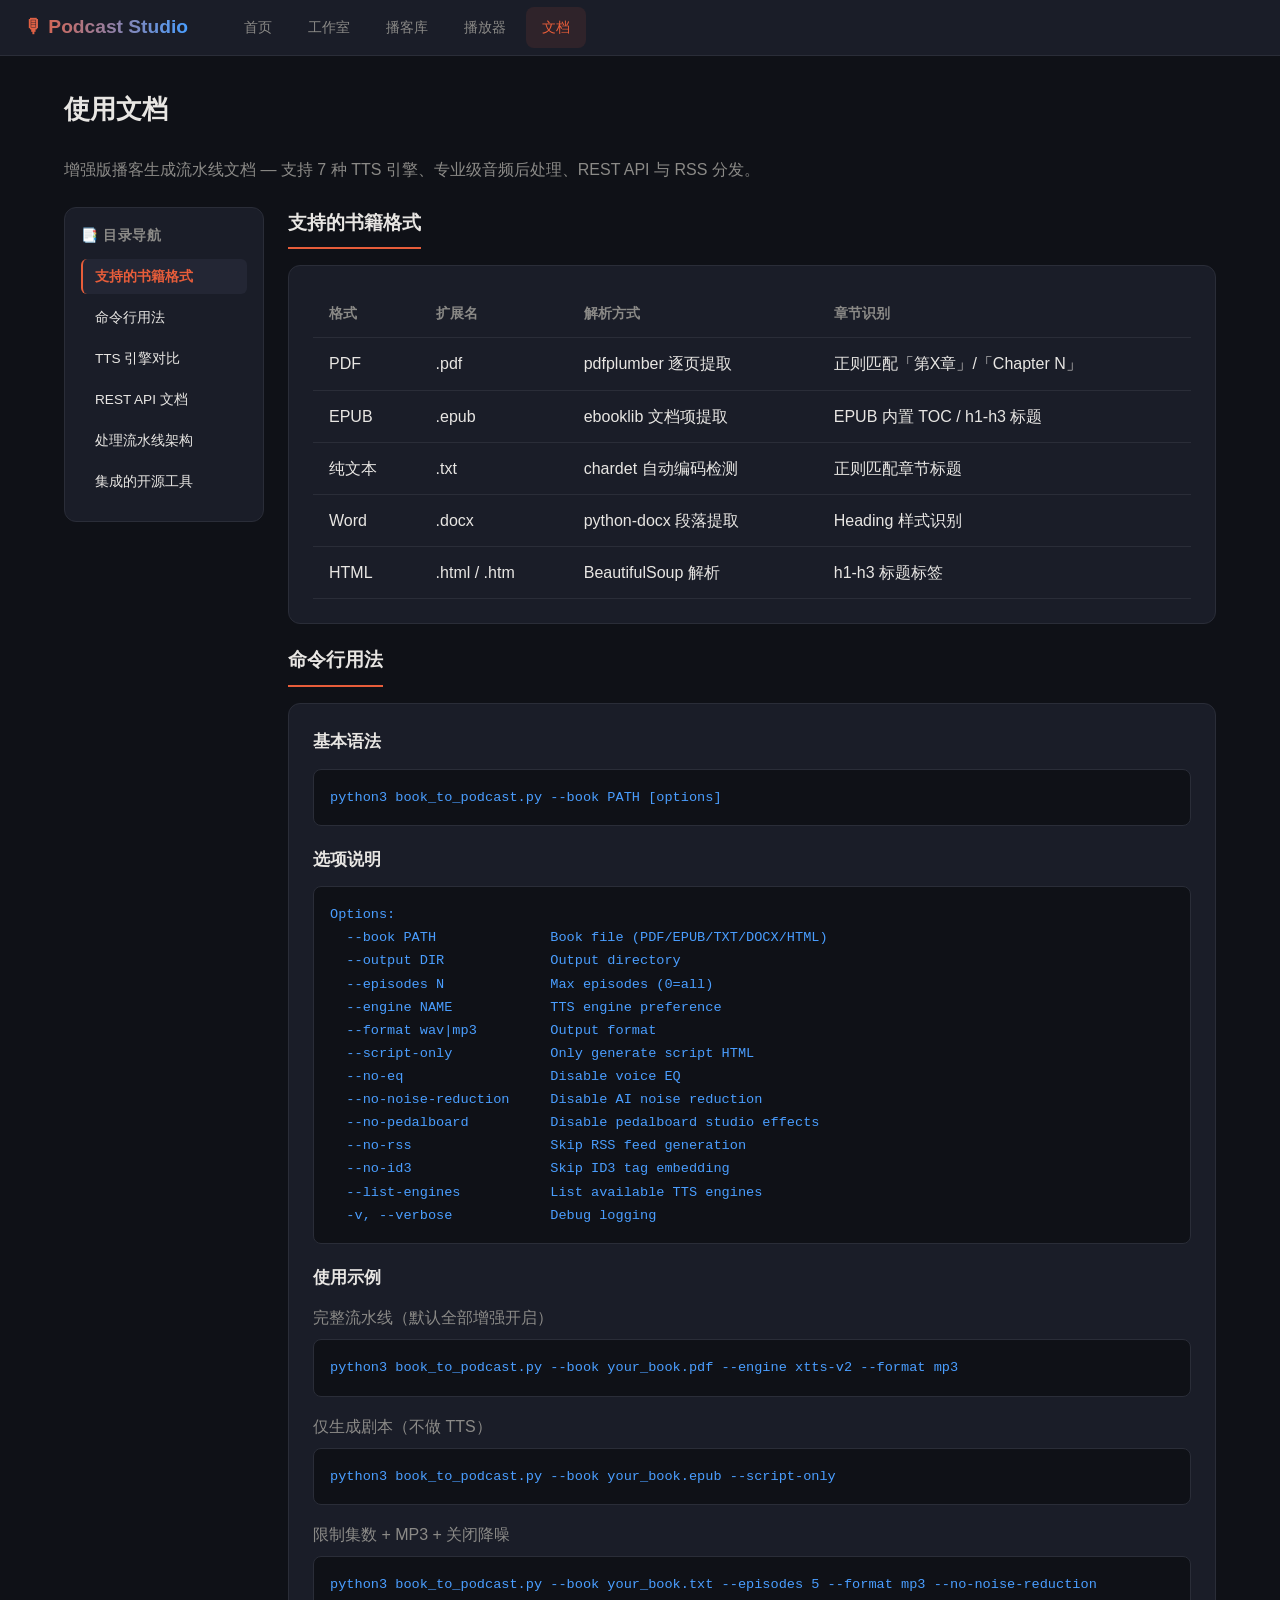
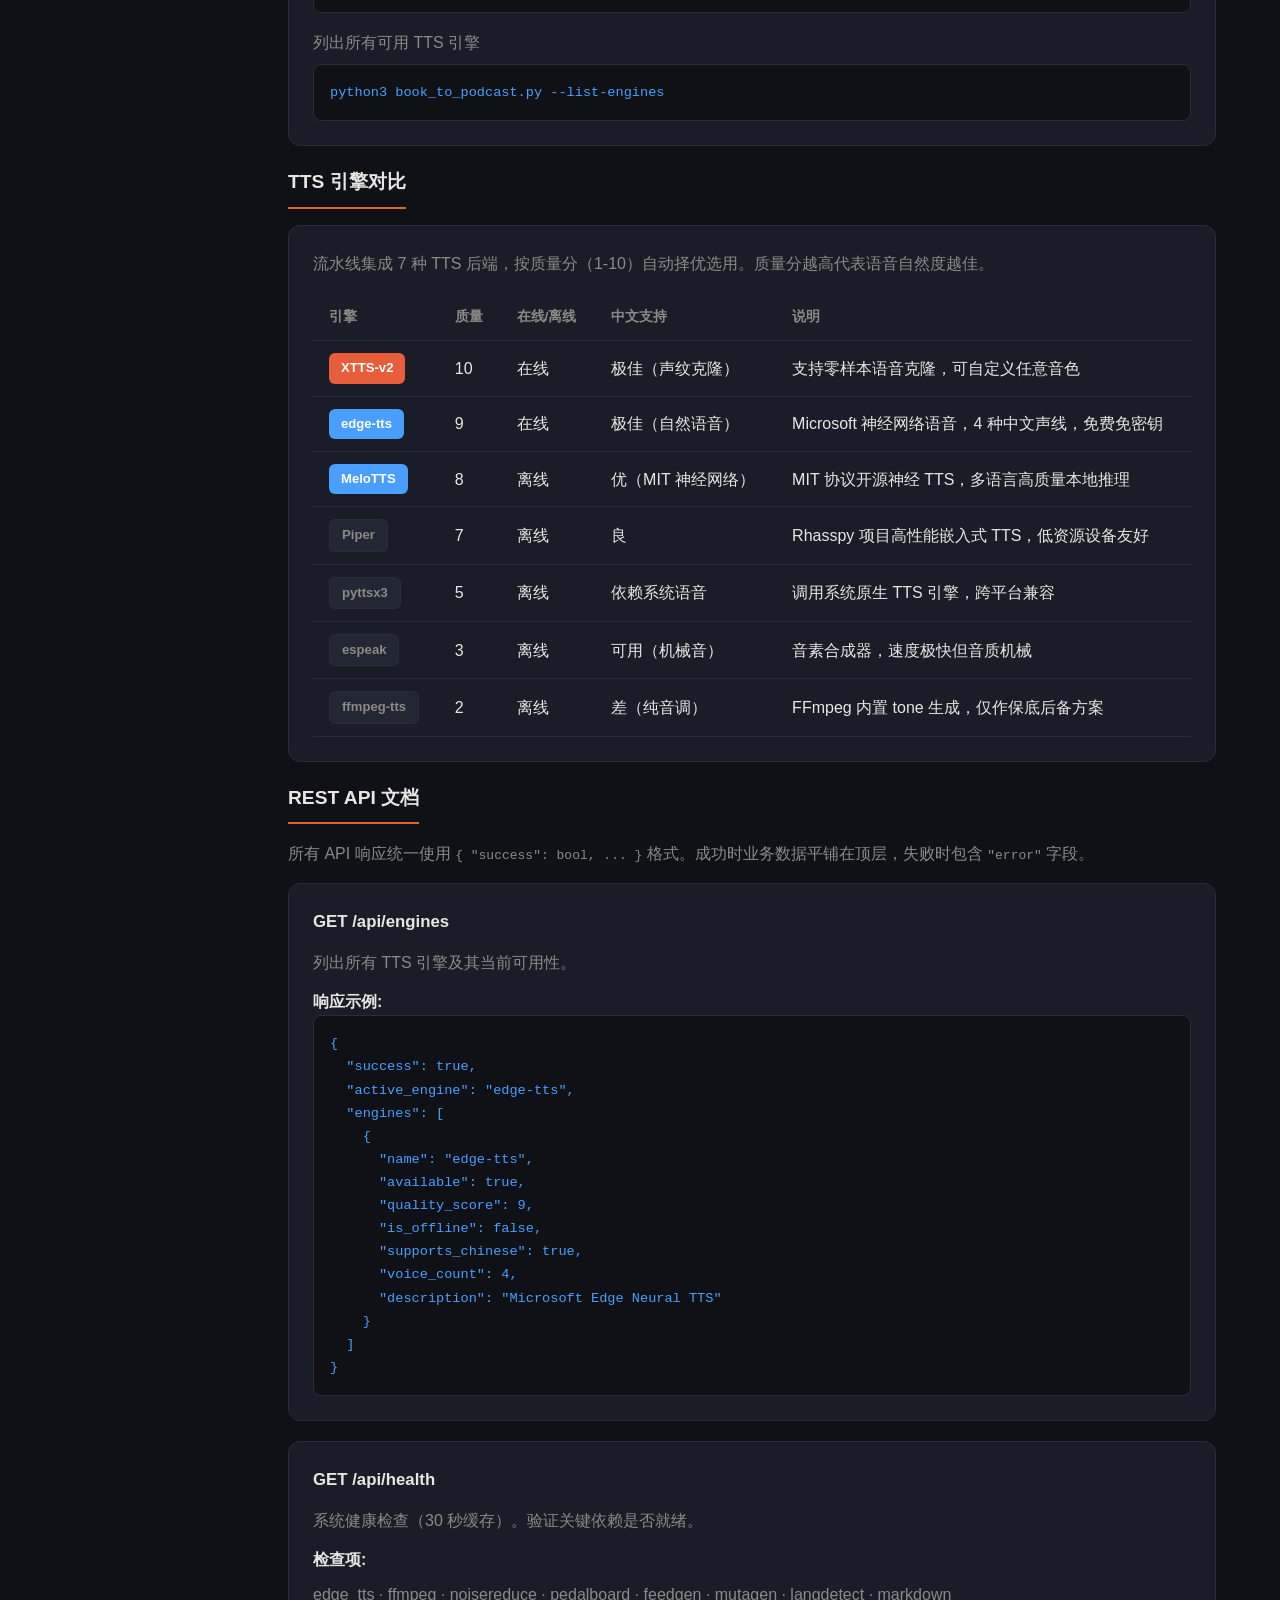
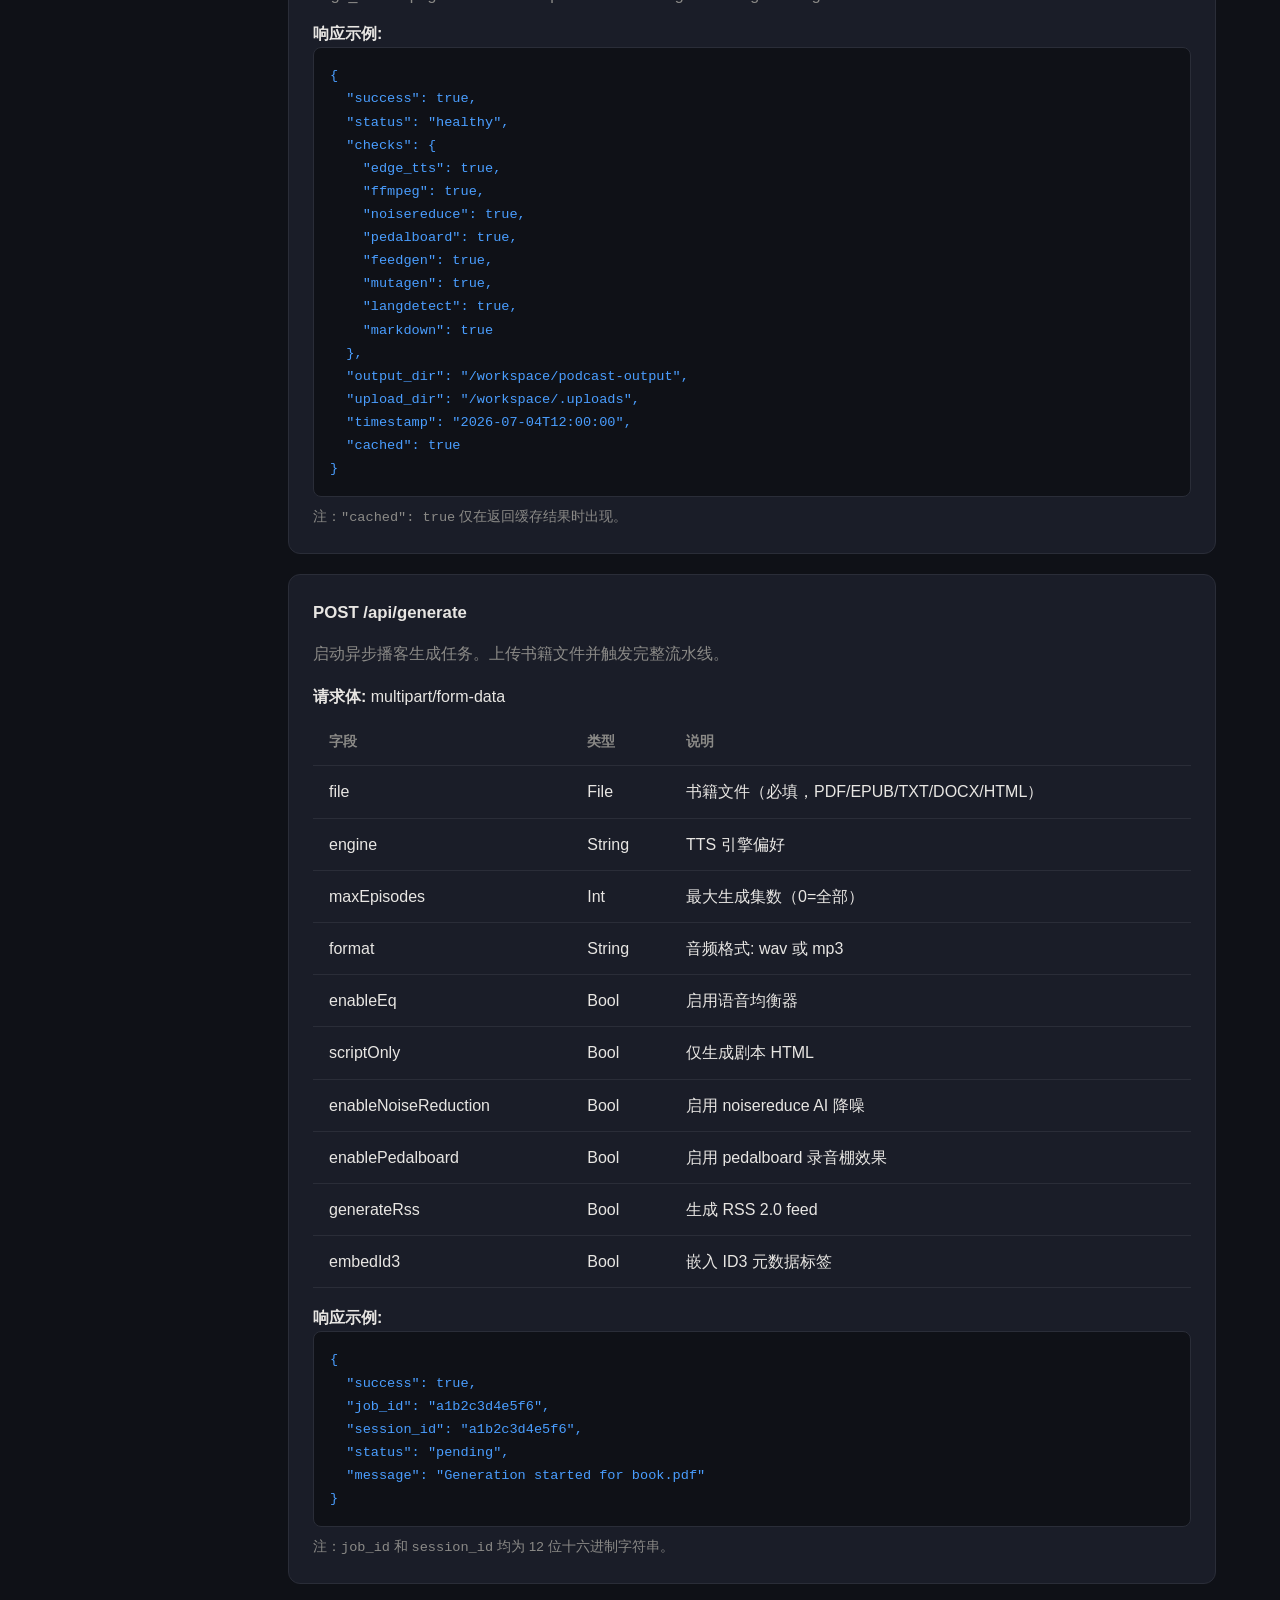
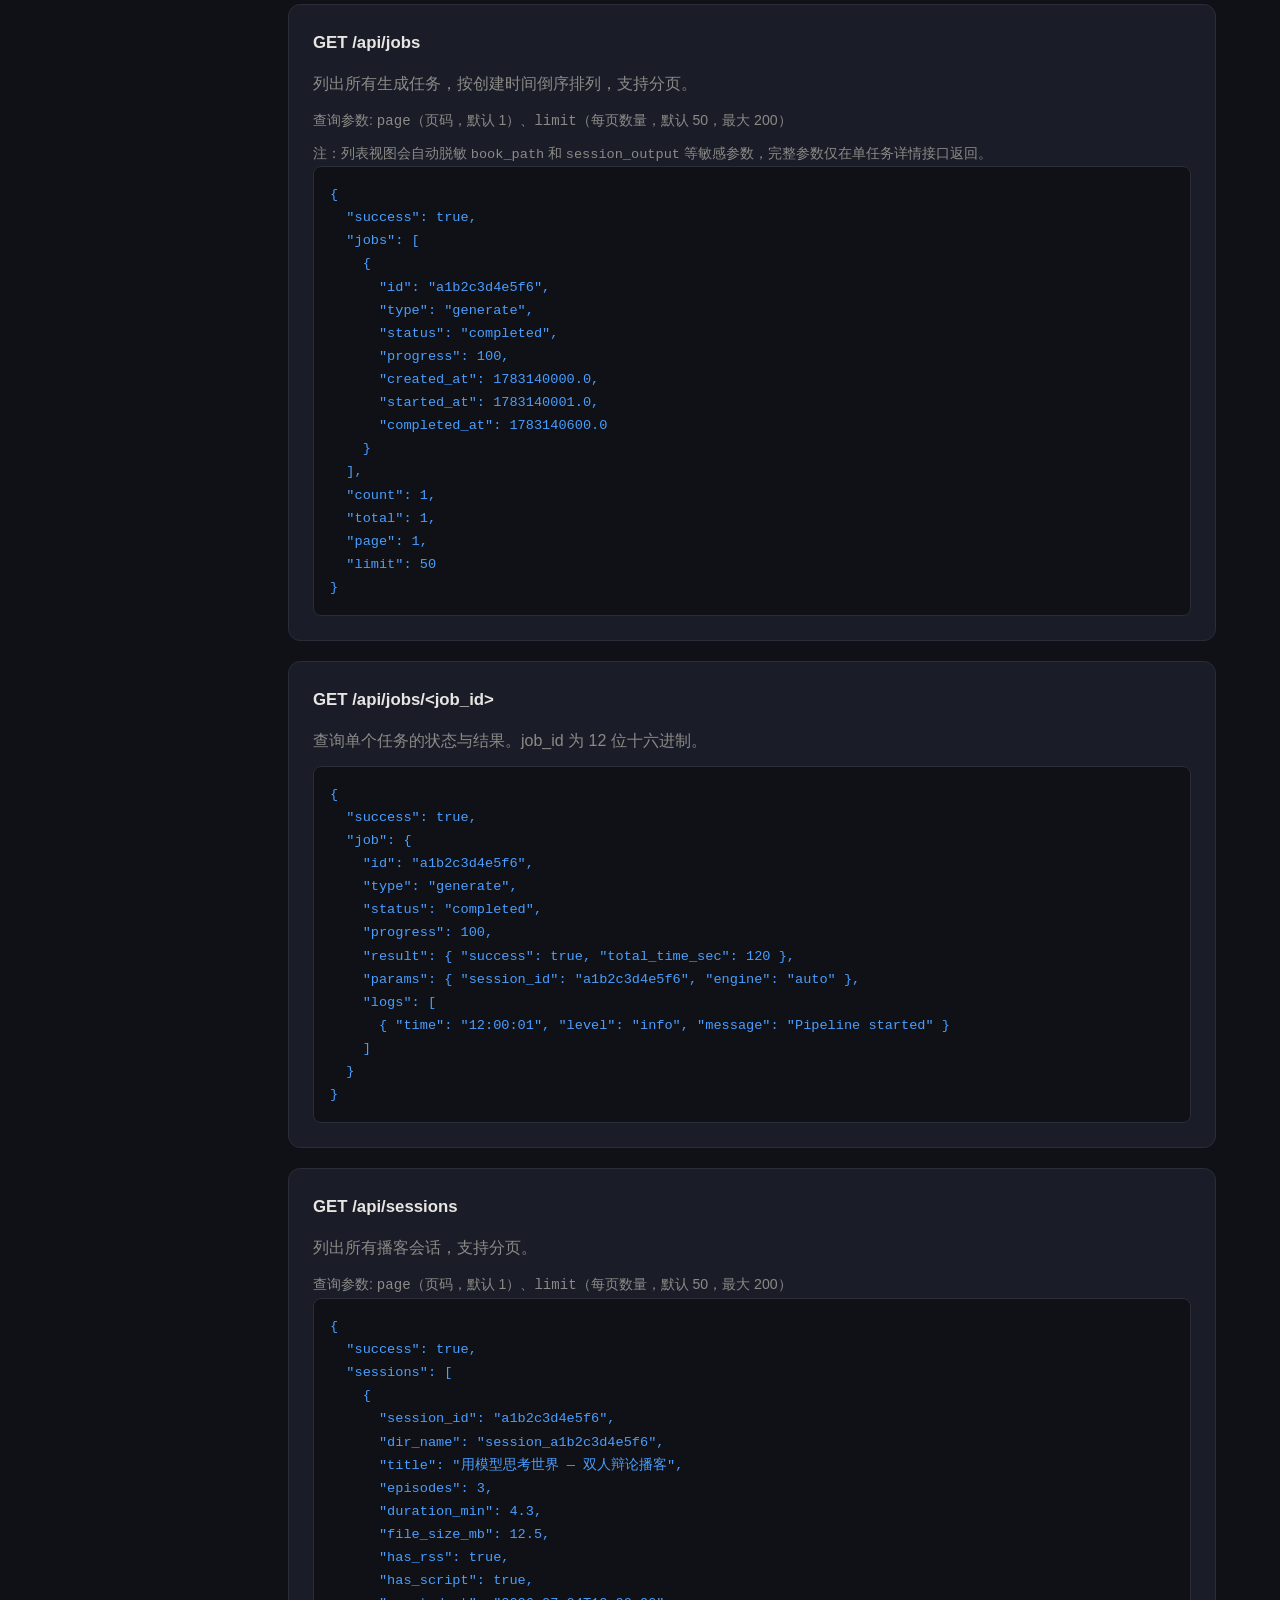
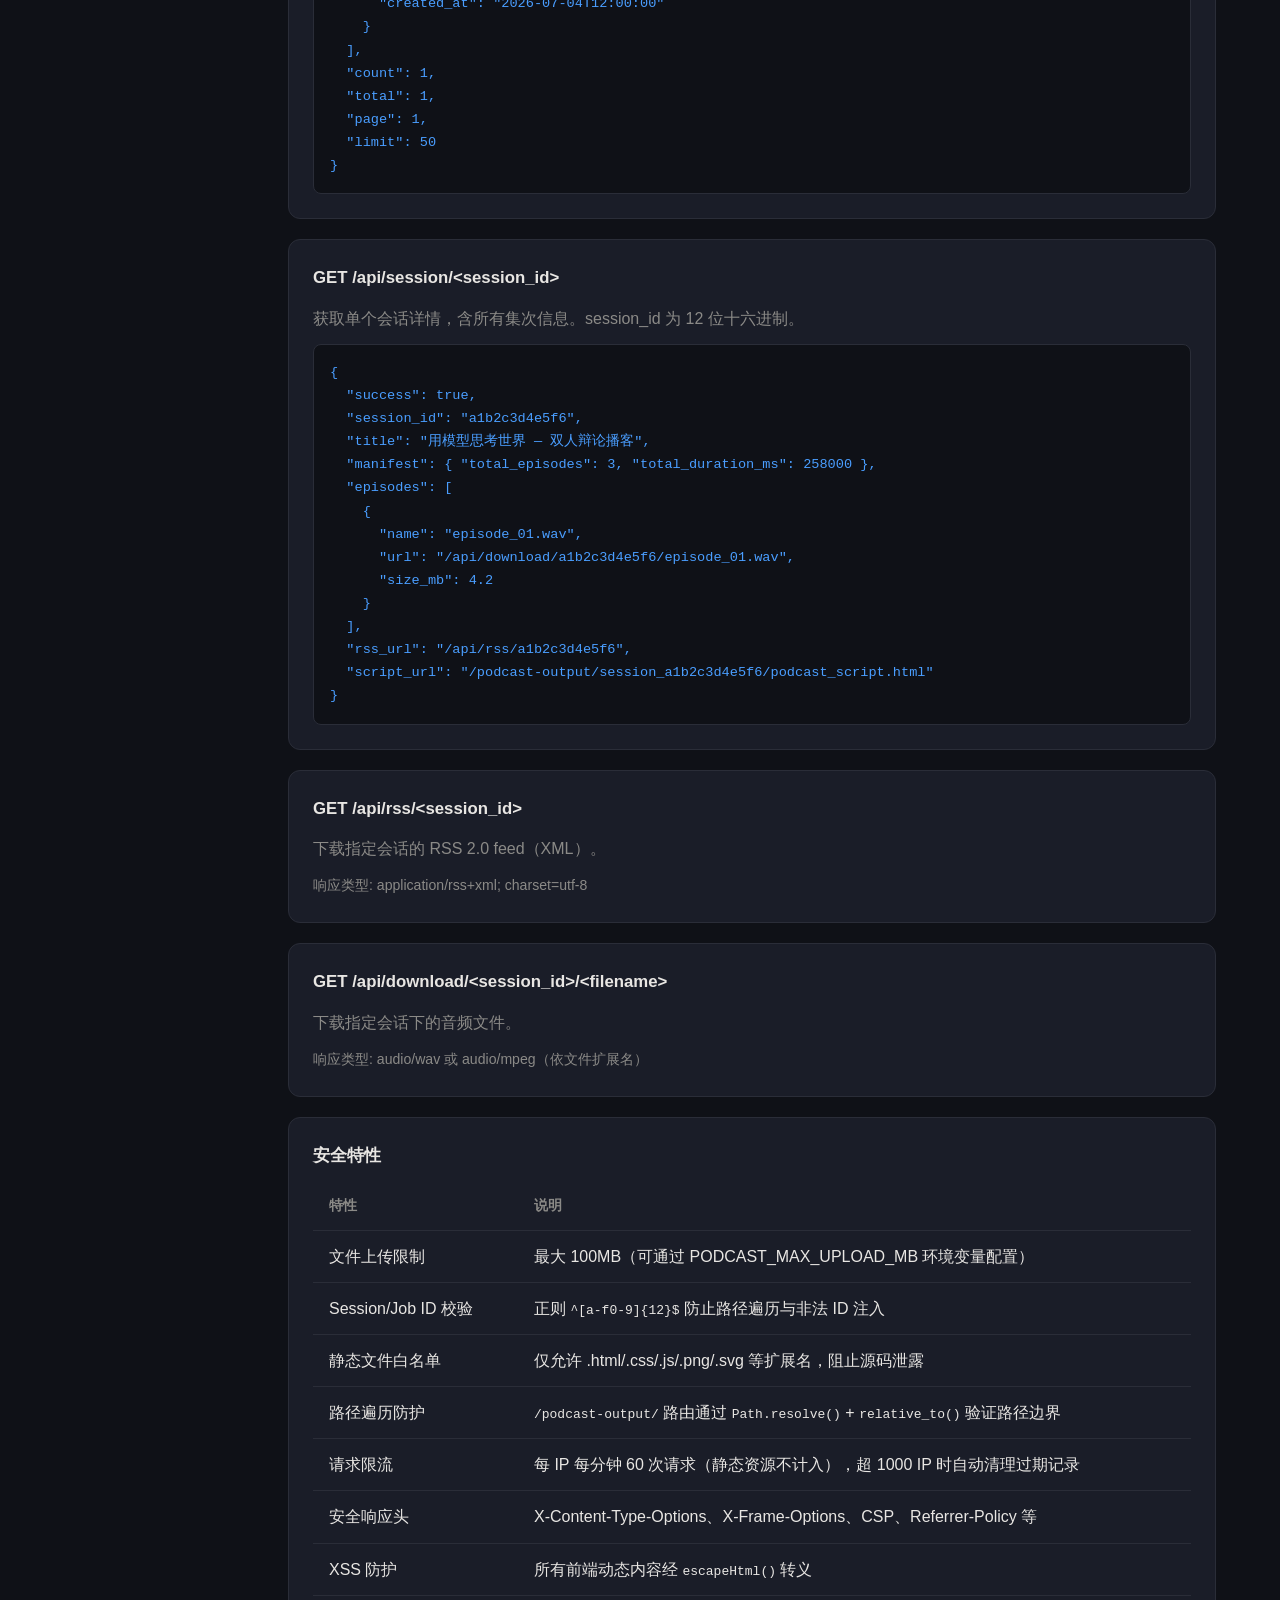
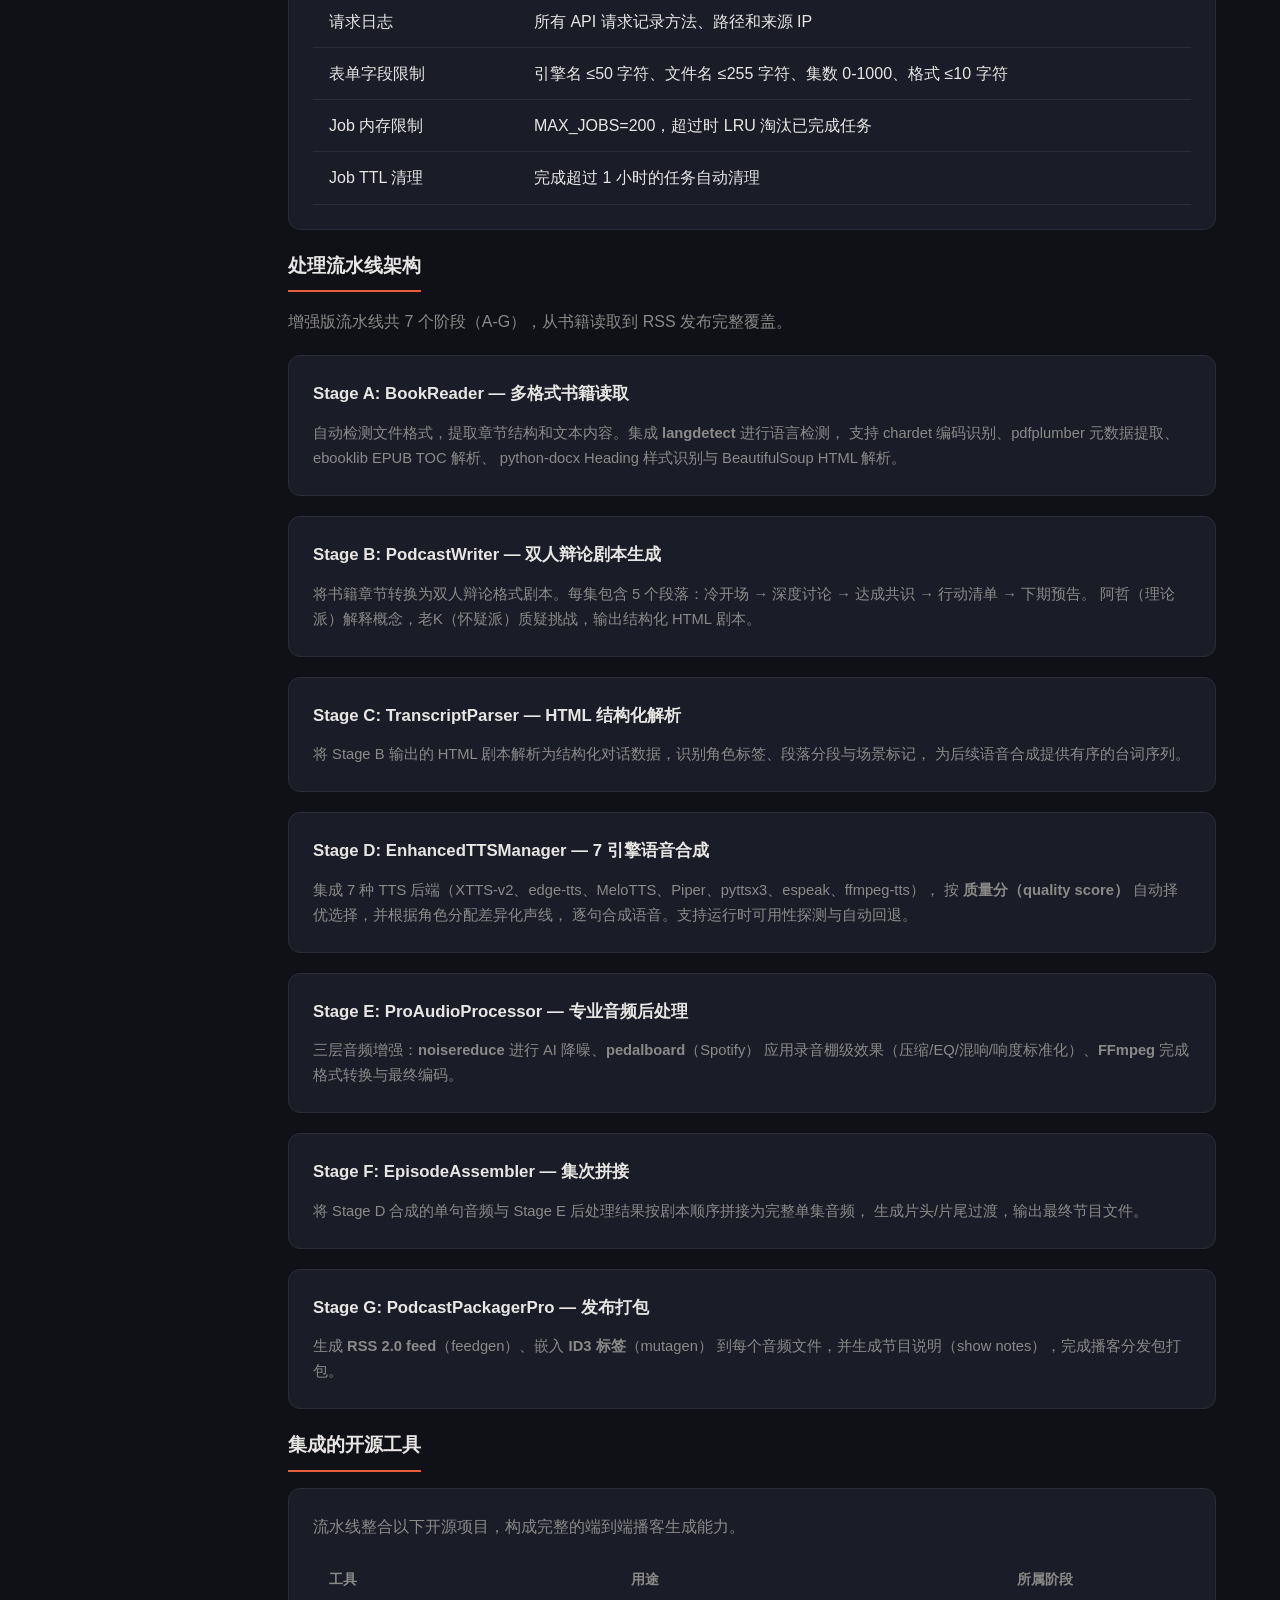
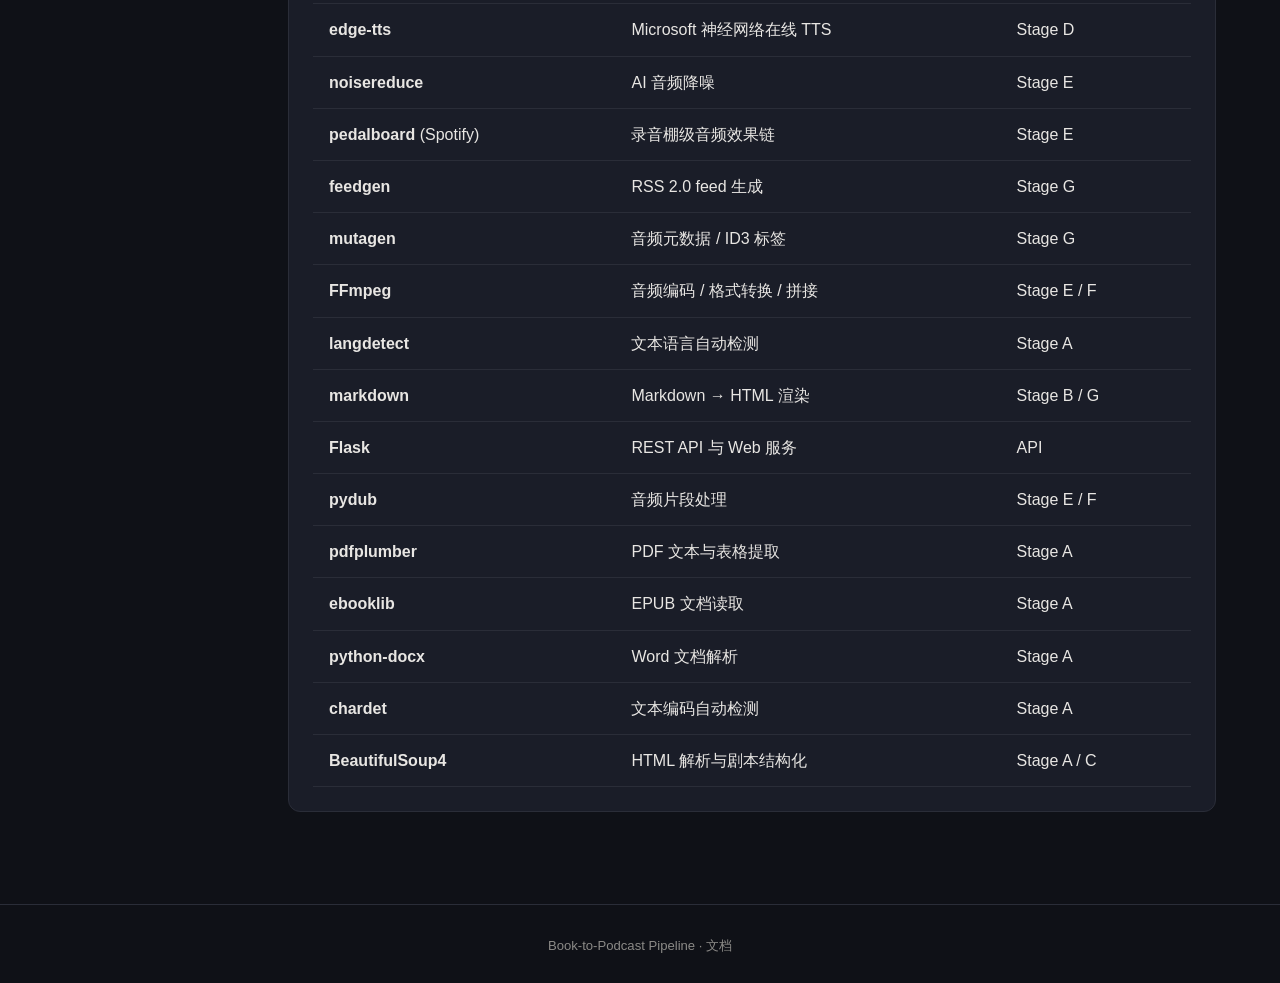
<file: docs.html>
<!DOCTYPE html>
<html lang="zh-CN">
<head>
<meta charset="UTF-8">
<meta name="viewport" content="width=device-width, initial-scale=1.0">
<title>文档 — Podcast Studio</title>
<link rel="stylesheet" href="/_shared.css">
<script src="/_shared.js"></script>
<style>
  .docs-layout { display: flex; gap: 24px; max-width: 1200px; margin: 0 auto; }
  .docs-toc { flex: 0 0 200px; position: sticky; top: 80px; align-self: flex-start; max-height: calc(100vh - 120px); overflow-y: auto; }
  .docs-toc h3 { font-size: 0.85rem; color: var(--muted); margin-bottom: 12px; text-transform: uppercase; letter-spacing: 0.05em; }
  .docs-toc ul { list-style: none; padding: 0; margin: 0; }
  .docs-toc li { margin-bottom: 6px; }
  .docs-toc a { display: block; padding: 6px 12px; border-radius: 6px; font-size: 0.85rem; color: var(--ink); text-decoration: none; transition: all 0.2s; border-left: 2px solid transparent; }
  .docs-toc a:hover { background: var(--bg3); border-left-color: var(--accent2); }
  .docs-toc a.active { background: var(--bg3); border-left-color: var(--accent); color: var(--accent); font-weight: 600; }
  .docs-content { flex: 1; min-width: 0; }
  @media (max-width: 768px) { .docs-layout { flex-direction: column; } .docs-toc { position: static; flex: none; max-height: none; } }
</style>
</head>
<body>

<nav class="navbar">
  <span class="brand">🎙 Podcast Studio</span>
  <div class="nav-links">
    <a href="/">首页</a>
    <a href="/studio.html">工作室</a>
    <a href="/library.html">播客库</a>
    <a href="/player.html">播放器</a>
    <a href="/docs.html" class="active">文档</a>
  </div>
</nav>

<div class="main">
  <h1 class="page-title">使用文档</h1>

  <p style="color: var(--muted); margin-bottom: 24px;">
    增强版播客生成流水线文档 — 支持 7 种 TTS 引擎、专业级音频后处理、REST API 与 RSS 分发。
  </p>

  <div class="docs-layout">
    <!-- Sticky Table of Contents -->
    <nav class="docs-toc card" style="padding: 16px;">
      <h3>📑 目录导航</h3>
      <ul id="tocList">
        <li><a href="#formats" onclick="scrollToSection('formats');return false;">支持的书籍格式</a></li>
        <li><a href="#cli" onclick="scrollToSection('cli');return false;">命令行用法</a></li>
        <li><a href="#engines" onclick="scrollToSection('engines');return false;">TTS 引擎对比</a></li>
        <li><a href="#api" onclick="scrollToSection('api');return false;">REST API 文档</a></li>
        <li><a href="#pipeline" onclick="scrollToSection('pipeline');return false;">处理流水线架构</a></li>
        <li><a href="#tools" onclick="scrollToSection('tools');return false;">集成的开源工具</a></li>
      </ul>
    </nav>

    <div class="docs-content">

  <h2 class="section-title" id="formats">支持的书籍格式</h2>
  <div class="card">
    <table class="table">
      <thead><tr><th>格式</th><th>扩展名</th><th>解析方式</th><th>章节识别</th></tr></thead>
      <tbody>
        <tr><td>PDF</td><td>.pdf</td><td>pdfplumber 逐页提取</td><td>正则匹配「第X章」/「Chapter N」</td></tr>
        <tr><td>EPUB</td><td>.epub</td><td>ebooklib 文档项提取</td><td>EPUB 内置 TOC / h1-h3 标题</td></tr>
        <tr><td>纯文本</td><td>.txt</td><td>chardet 自动编码检测</td><td>正则匹配章节标题</td></tr>
        <tr><td>Word</td><td>.docx</td><td>python-docx 段落提取</td><td>Heading 样式识别</td></tr>
        <tr><td>HTML</td><td>.html / .htm</td><td>BeautifulSoup 解析</td><td>h1-h3 标题标签</td></tr>
      </tbody>
    </table>
  </div>

  <h2 class="section-title" id="cli">命令行用法</h2>
  <div class="card">
    <h3>基本语法</h3>
    <div class="code-block">python3 book_to_podcast.py --book PATH [options]</div>

    <h3 style="margin-top: 20px;">选项说明</h3>
    <div class="code-block">Options:
  --book PATH              Book file (PDF/EPUB/TXT/DOCX/HTML)
  --output DIR             Output directory
  --episodes N             Max episodes (0=all)
  --engine NAME            TTS engine preference
  --format wav|mp3         Output format
  --script-only            Only generate script HTML
  --no-eq                  Disable voice EQ
  --no-noise-reduction     Disable AI noise reduction
  --no-pedalboard          Disable pedalboard studio effects
  --no-rss                 Skip RSS feed generation
  --no-id3                 Skip ID3 tag embedding
  --list-engines           List available TTS engines
  -v, --verbose            Debug logging</div>

    <h3 style="margin-top: 20px;">使用示例</h3>
    <p style="color: var(--muted); margin-bottom: 8px;">完整流水线（默认全部增强开启）</p>
    <div class="code-block">python3 book_to_podcast.py --book your_book.pdf --engine xtts-v2 --format mp3</div>

    <p style="color: var(--muted); margin: 16px 0 8px;">仅生成剧本（不做 TTS）</p>
    <div class="code-block">python3 book_to_podcast.py --book your_book.epub --script-only</div>

    <p style="color: var(--muted); margin: 16px 0 8px;">限制集数 + MP3 + 关闭降噪</p>
    <div class="code-block">python3 book_to_podcast.py --book your_book.txt --episodes 5 --format mp3 --no-noise-reduction</div>

    <p style="color: var(--muted); margin: 16px 0 8px;">列出所有可用 TTS 引擎</p>
    <div class="code-block">python3 book_to_podcast.py --list-engines</div>
  </div>

  <h2 class="section-title" id="engines">TTS 引擎对比</h2>
  <div class="card">
    <p style="color: var(--muted); margin-bottom: 16px;">
      流水线集成 7 种 TTS 后端，按质量分（1-10）自动择优选用。质量分越高代表语音自然度越佳。
    </p>
    <table class="table">
      <thead><tr><th>引擎</th><th>质量</th><th>在线/离线</th><th>中文支持</th><th>说明</th></tr></thead>
      <tbody>
        <tr><td><span class="badge badge-accent">XTTS-v2</span></td><td>10</td><td>在线</td><td>极佳（声纹克隆）</td><td>支持零样本语音克隆，可自定义任意音色</td></tr>
        <tr><td><span class="badge badge-blue">edge-tts</span></td><td>9</td><td>在线</td><td>极佳（自然语音）</td><td>Microsoft 神经网络语音，4 种中文声线，免费免密钥</td></tr>
        <tr><td><span class="badge badge-blue">MeloTTS</span></td><td>8</td><td>离线</td><td>优（MIT 神经网络）</td><td>MIT 协议开源神经 TTS，多语言高质量本地推理</td></tr>
        <tr><td><span class="badge badge-muted">Piper</span></td><td>7</td><td>离线</td><td>良</td><td>Rhasspy 项目高性能嵌入式 TTS，低资源设备友好</td></tr>
        <tr><td><span class="badge badge-muted">pyttsx3</span></td><td>5</td><td>离线</td><td>依赖系统语音</td><td>调用系统原生 TTS 引擎，跨平台兼容</td></tr>
        <tr><td><span class="badge badge-muted">espeak</span></td><td>3</td><td>离线</td><td>可用（机械音）</td><td>音素合成器，速度极快但音质机械</td></tr>
        <tr><td><span class="badge badge-muted">ffmpeg-tts</span></td><td>2</td><td>离线</td><td>差（纯音调）</td><td>FFmpeg 内置 tone 生成，仅作保底后备方案</td></tr>
      </tbody>
    </table>
  </div>

  <h2 class="section-title" id="api">REST API 文档</h2>
  <p style="color: var(--muted); margin-bottom: 16px;">
    所有 API 响应统一使用 <code>{ "success": bool, ... }</code> 格式。成功时业务数据平铺在顶层，失败时包含 <code>"error"</code> 字段。
  </p>

  <div class="card">
    <h3>GET /api/engines</h3>
    <p style="color: var(--muted); margin-bottom: 12px;">列出所有 TTS 引擎及其当前可用性。</p>
    <p><strong>响应示例:</strong></p>
    <div class="code-block">{
  "success": true,
  "active_engine": "edge-tts",
  "engines": [
    {
      "name": "edge-tts",
      "available": true,
      "quality_score": 9,
      "is_offline": false,
      "supports_chinese": true,
      "voice_count": 4,
      "description": "Microsoft Edge Neural TTS"
    }
  ]
}</div>
  </div>

  <div class="card">
    <h3>GET /api/health</h3>
    <p style="color: var(--muted); margin-bottom: 12px;">系统健康检查（30 秒缓存）。验证关键依赖是否就绪。</p>
    <p><strong>检查项:</strong></p>
    <p style="color: var(--muted); margin: 8px 0;">
      edge_tts · ffmpeg · noisereduce · pedalboard · feedgen · mutagen · langdetect · markdown
    </p>
    <p style="margin-top: 12px;"><strong>响应示例:</strong></p>
    <div class="code-block">{
  "success": true,
  "status": "healthy",
  "checks": {
    "edge_tts": true,
    "ffmpeg": true,
    "noisereduce": true,
    "pedalboard": true,
    "feedgen": true,
    "mutagen": true,
    "langdetect": true,
    "markdown": true
  },
  "output_dir": "/workspace/podcast-output",
  "upload_dir": "/workspace/.uploads",
  "timestamp": "2026-07-04T12:00:00",
  "cached": true
}</div>
    <p style="color: var(--muted); font-size: 0.85rem; margin-top: 8px;">
      注：<code>"cached": true</code> 仅在返回缓存结果时出现。
    </p>
  </div>

  <div class="card">
    <h3>POST /api/generate</h3>
    <p style="color: var(--muted); margin-bottom: 16px;">启动异步播客生成任务。上传书籍文件并触发完整流水线。</p>
    <p><strong>请求体:</strong> multipart/form-data</p>
    <table class="table" style="margin-top: 8px;">
      <thead><tr><th>字段</th><th>类型</th><th>说明</th></tr></thead>
      <tbody>
        <tr><td>file</td><td>File</td><td>书籍文件（必填，PDF/EPUB/TXT/DOCX/HTML）</td></tr>
        <tr><td>engine</td><td>String</td><td>TTS 引擎偏好</td></tr>
        <tr><td>maxEpisodes</td><td>Int</td><td>最大生成集数（0=全部）</td></tr>
        <tr><td>format</td><td>String</td><td>音频格式: wav 或 mp3</td></tr>
        <tr><td>enableEq</td><td>Bool</td><td>启用语音均衡器</td></tr>
        <tr><td>scriptOnly</td><td>Bool</td><td>仅生成剧本 HTML</td></tr>
        <tr><td>enableNoiseReduction</td><td>Bool</td><td>启用 noisereduce AI 降噪</td></tr>
        <tr><td>enablePedalboard</td><td>Bool</td><td>启用 pedalboard 录音棚效果</td></tr>
        <tr><td>generateRss</td><td>Bool</td><td>生成 RSS 2.0 feed</td></tr>
        <tr><td>embedId3</td><td>Bool</td><td>嵌入 ID3 元数据标签</td></tr>
      </tbody>
    </table>
    <p style="margin-top: 16px;"><strong>响应示例:</strong></p>
    <div class="code-block">{
  "success": true,
  "job_id": "a1b2c3d4e5f6",
  "session_id": "a1b2c3d4e5f6",
  "status": "pending",
  "message": "Generation started for book.pdf"
}</div>
    <p style="color: var(--muted); font-size: 0.85rem; margin-top: 8px;">
      注：<code>job_id</code> 和 <code>session_id</code> 均为 12 位十六进制字符串。
    </p>
  </div>

  <div class="card">
    <h3>GET /api/jobs</h3>
    <p style="color: var(--muted); margin-bottom: 12px;">列出所有生成任务，按创建时间倒序排列，支持分页。</p>
    <p style="color: var(--muted); font-size: 0.88rem;">查询参数: <code>page</code>（页码，默认 1）、<code>limit</code>（每页数量，默认 50，最大 200）</p>
    <p style="color: var(--muted); font-size: 0.85rem; margin-top: 8px;">注：列表视图会自动脱敏 <code>book_path</code> 和 <code>session_output</code> 等敏感参数，完整参数仅在单任务详情接口返回。</p>
    <div class="code-block">{
  "success": true,
  "jobs": [
    {
      "id": "a1b2c3d4e5f6",
      "type": "generate",
      "status": "completed",
      "progress": 100,
      "created_at": 1783140000.0,
      "started_at": 1783140001.0,
      "completed_at": 1783140600.0
    }
  ],
  "count": 1,
  "total": 1,
  "page": 1,
  "limit": 50
}</div>
  </div>

  <div class="card">
    <h3>GET /api/jobs/&lt;job_id&gt;</h3>
    <p style="color: var(--muted); margin-bottom: 12px;">查询单个任务的状态与结果。job_id 为 12 位十六进制。</p>
    <div class="code-block">{
  "success": true,
  "job": {
    "id": "a1b2c3d4e5f6",
    "type": "generate",
    "status": "completed",
    "progress": 100,
    "result": { "success": true, "total_time_sec": 120 },
    "params": { "session_id": "a1b2c3d4e5f6", "engine": "auto" },
    "logs": [
      { "time": "12:00:01", "level": "info", "message": "Pipeline started" }
    ]
  }
}</div>
  </div>

  <div class="card">
    <h3>GET /api/sessions</h3>
    <p style="color: var(--muted); margin-bottom: 12px;">列出所有播客会话，支持分页。</p>
    <p style="color: var(--muted); font-size: 0.88rem;">查询参数: <code>page</code>（页码，默认 1）、<code>limit</code>（每页数量，默认 50，最大 200）</p>
    <div class="code-block">{
  "success": true,
  "sessions": [
    {
      "session_id": "a1b2c3d4e5f6",
      "dir_name": "session_a1b2c3d4e5f6",
      "title": "用模型思考世界 — 双人辩论播客",
      "episodes": 3,
      "duration_min": 4.3,
      "file_size_mb": 12.5,
      "has_rss": true,
      "has_script": true,
      "created_at": "2026-07-04T12:00:00"
    }
  ],
  "count": 1,
  "total": 1,
  "page": 1,
  "limit": 50
}</div>
  </div>

  <div class="card">
    <h3>GET /api/session/&lt;session_id&gt;</h3>
    <p style="color: var(--muted); margin-bottom: 12px;">获取单个会话详情，含所有集次信息。session_id 为 12 位十六进制。</p>
    <div class="code-block">{
  "success": true,
  "session_id": "a1b2c3d4e5f6",
  "title": "用模型思考世界 — 双人辩论播客",
  "manifest": { "total_episodes": 3, "total_duration_ms": 258000 },
  "episodes": [
    {
      "name": "episode_01.wav",
      "url": "/api/download/a1b2c3d4e5f6/episode_01.wav",
      "size_mb": 4.2
    }
  ],
  "rss_url": "/api/rss/a1b2c3d4e5f6",
  "script_url": "/podcast-output/session_a1b2c3d4e5f6/podcast_script.html"
}</div>
  </div>

  <div class="card">
    <h3>GET /api/rss/&lt;session_id&gt;</h3>
    <p style="color: var(--muted); margin-bottom: 12px;">下载指定会话的 RSS 2.0 feed（XML）。</p>
    <p style="color: var(--muted); font-size: 0.88rem;">响应类型: application/rss+xml; charset=utf-8</p>
  </div>

  <div class="card">
    <h3>GET /api/download/&lt;session_id&gt;/&lt;filename&gt;</h3>
    <p style="color: var(--muted); margin-bottom: 12px;">下载指定会话下的音频文件。</p>
    <p style="color: var(--muted); font-size: 0.88rem;">响应类型: audio/wav 或 audio/mpeg（依文件扩展名）</p>
  </div>

  <div class="card">
    <h3>安全特性</h3>
    <table class="table" style="margin-top: 8px;">
      <thead><tr><th>特性</th><th>说明</th></tr></thead>
      <tbody>
        <tr><td>文件上传限制</td><td>最大 100MB（可通过 PODCAST_MAX_UPLOAD_MB 环境变量配置）</td></tr>
        <tr><td>Session/Job ID 校验</td><td>正则 <code>^[a-f0-9]{12}$</code> 防止路径遍历与非法 ID 注入</td></tr>
        <tr><td>静态文件白名单</td><td>仅允许 .html/.css/.js/.png/.svg 等扩展名，阻止源码泄露</td></tr>
        <tr><td>路径遍历防护</td><td><code>/podcast-output/</code> 路由通过 <code>Path.resolve()</code> + <code>relative_to()</code> 验证路径边界</td></tr>
        <tr><td>请求限流</td><td>每 IP 每分钟 60 次请求（静态资源不计入），超 1000 IP 时自动清理过期记录</td></tr>
        <tr><td>安全响应头</td><td>X-Content-Type-Options、X-Frame-Options、CSP、Referrer-Policy 等</td></tr>
        <tr><td>XSS 防护</td><td>所有前端动态内容经 <code>escapeHtml()</code> 转义</td></tr>
        <tr><td>请求日志</td><td>所有 API 请求记录方法、路径和来源 IP</td></tr>
        <tr><td>表单字段限制</td><td>引擎名 ≤50 字符、文件名 ≤255 字符、集数 0-1000、格式 ≤10 字符</td></tr>
        <tr><td>Job 内存限制</td><td>MAX_JOBS=200，超过时 LRU 淘汰已完成任务</td></tr>
        <tr><td>Job TTL 清理</td><td>完成超过 1 小时的任务自动清理</td></tr>
      </tbody>
    </table>
  </div>

  <h2 class="section-title" id="pipeline">处理流水线架构</h2>
  <p style="color: var(--muted); margin-bottom: 20px;">
    增强版流水线共 7 个阶段（A-G），从书籍读取到 RSS 发布完整覆盖。
  </p>

  <div class="card">
    <h3>Stage A: BookReader — 多格式书籍读取</h3>
    <p style="color: var(--muted); font-size: 0.92rem;">
      自动检测文件格式，提取章节结构和文本内容。集成 <strong>langdetect</strong> 进行语言检测，
      支持 chardet 编码识别、pdfplumber 元数据提取、ebooklib EPUB TOC 解析、
      python-docx Heading 样式识别与 BeautifulSoup HTML 解析。
    </p>
  </div>

  <div class="card">
    <h3>Stage B: PodcastWriter — 双人辩论剧本生成</h3>
    <p style="color: var(--muted); font-size: 0.92rem;">
      将书籍章节转换为双人辩论格式剧本。每集包含 5 个段落：冷开场 → 深度讨论 → 达成共识 → 行动清单 → 下期预告。
      阿哲（理论派）解释概念，老K（怀疑派）质疑挑战，输出结构化 HTML 剧本。
    </p>
  </div>

  <div class="card">
    <h3>Stage C: TranscriptParser — HTML 结构化解析</h3>
    <p style="color: var(--muted); font-size: 0.92rem;">
      将 Stage B 输出的 HTML 剧本解析为结构化对话数据，识别角色标签、段落分段与场景标记，
      为后续语音合成提供有序的台词序列。
    </p>
  </div>

  <div class="card">
    <h3>Stage D: EnhancedTTSManager — 7 引擎语音合成</h3>
    <p style="color: var(--muted); font-size: 0.92rem;">
      集成 7 种 TTS 后端（XTTS-v2、edge-tts、MeloTTS、Piper、pyttsx3、espeak、ffmpeg-tts），
      按 <strong>质量分（quality score）</strong> 自动择优选择，并根据角色分配差异化声线，
      逐句合成语音。支持运行时可用性探测与自动回退。
    </p>
  </div>

  <div class="card">
    <h3>Stage E: ProAudioProcessor — 专业音频后处理</h3>
    <p style="color: var(--muted); font-size: 0.92rem;">
      三层音频增强：<strong>noisereduce</strong> 进行 AI 降噪、<strong>pedalboard</strong>（Spotify）
      应用录音棚级效果（压缩/EQ/混响/响度标准化）、<strong>FFmpeg</strong> 完成格式转换与最终编码。
    </p>
  </div>

  <div class="card">
    <h3>Stage F: EpisodeAssembler — 集次拼接</h3>
    <p style="color: var(--muted); font-size: 0.92rem;">
      将 Stage D 合成的单句音频与 Stage E 后处理结果按剧本顺序拼接为完整单集音频，
      生成片头/片尾过渡，输出最终节目文件。
    </p>
  </div>

  <div class="card">
    <h3>Stage G: PodcastPackagerPro — 发布打包</h3>
    <p style="color: var(--muted); font-size: 0.92rem;">
      生成 <strong>RSS 2.0 feed</strong>（feedgen）、嵌入 <strong>ID3 标签</strong>（mutagen）
      到每个音频文件，并生成节目说明（show notes），完成播客分发包打包。
    </p>
  </div>

  <h2 class="section-title" id="tools">集成的开源工具</h2>
  <div class="card">
    <p style="color: var(--muted); margin-bottom: 16px;">
      流水线整合以下开源项目，构成完整的端到端播客生成能力。
    </p>
    <table class="table">
      <thead><tr><th>工具</th><th>用途</th><th>所属阶段</th></tr></thead>
      <tbody>
        <tr><td><strong>edge-tts</strong></td><td>Microsoft 神经网络在线 TTS</td><td>Stage D</td></tr>
        <tr><td><strong>noisereduce</strong></td><td>AI 音频降噪</td><td>Stage E</td></tr>
        <tr><td><strong>pedalboard</strong> (Spotify)</td><td>录音棚级音频效果链</td><td>Stage E</td></tr>
        <tr><td><strong>feedgen</strong></td><td>RSS 2.0 feed 生成</td><td>Stage G</td></tr>
        <tr><td><strong>mutagen</strong></td><td>音频元数据 / ID3 标签</td><td>Stage G</td></tr>
        <tr><td><strong>FFmpeg</strong></td><td>音频编码 / 格式转换 / 拼接</td><td>Stage E / F</td></tr>
        <tr><td><strong>langdetect</strong></td><td>文本语言自动检测</td><td>Stage A</td></tr>
        <tr><td><strong>markdown</strong></td><td>Markdown → HTML 渲染</td><td>Stage B / G</td></tr>
        <tr><td><strong>Flask</strong></td><td>REST API 与 Web 服务</td><td>API</td></tr>
        <tr><td><strong>pydub</strong></td><td>音频片段处理</td><td>Stage E / F</td></tr>
        <tr><td><strong>pdfplumber</strong></td><td>PDF 文本与表格提取</td><td>Stage A</td></tr>
        <tr><td><strong>ebooklib</strong></td><td>EPUB 文档读取</td><td>Stage A</td></tr>
        <tr><td><strong>python-docx</strong></td><td>Word 文档解析</td><td>Stage A</td></tr>
        <tr><td><strong>chardet</strong></td><td>文本编码自动检测</td><td>Stage A</td></tr>
        <tr><td><strong>BeautifulSoup4</strong></td><td>HTML 解析与剧本结构化</td><td>Stage A / C</td></tr>
      </tbody>
    </table>
  </div>
    </div> <!-- /docs-content -->
  </div> <!-- /docs-layout -->
</div>

<script>
/**
 * Smooth scroll to a section and update TOC active state.
 */
function scrollToSection(id) {
  const el = document.getElementById(id);
  if (el) {
    el.scrollIntoView({ behavior: 'smooth', block: 'start' });
  }
}

// Highlight current TOC entry based on scroll position
(function() {
  const sections = ['formats', 'cli', 'engines', 'api', 'pipeline', 'tools'];
  const tocLinks = document.querySelectorAll('.docs-toc a');

  function updateActiveTOC() {
    const scrollY = window.scrollY + 120;
    let activeIdx = 0;
    for (let i = 0; i < sections.length; i++) {
      const el = document.getElementById(sections[i]);
      if (el && el.offsetTop <= scrollY) {
        activeIdx = i;
      }
    }
    tocLinks.forEach((link, i) => {
      link.classList.toggle('active', i === activeIdx);
    });
  }

  window.addEventListener('scroll', updateActiveTOC, { passive: true });
  updateActiveTOC();
})();
</script>

<footer>Book-to-Podcast Pipeline · 文档</footer>
</body>
</html>
</file>
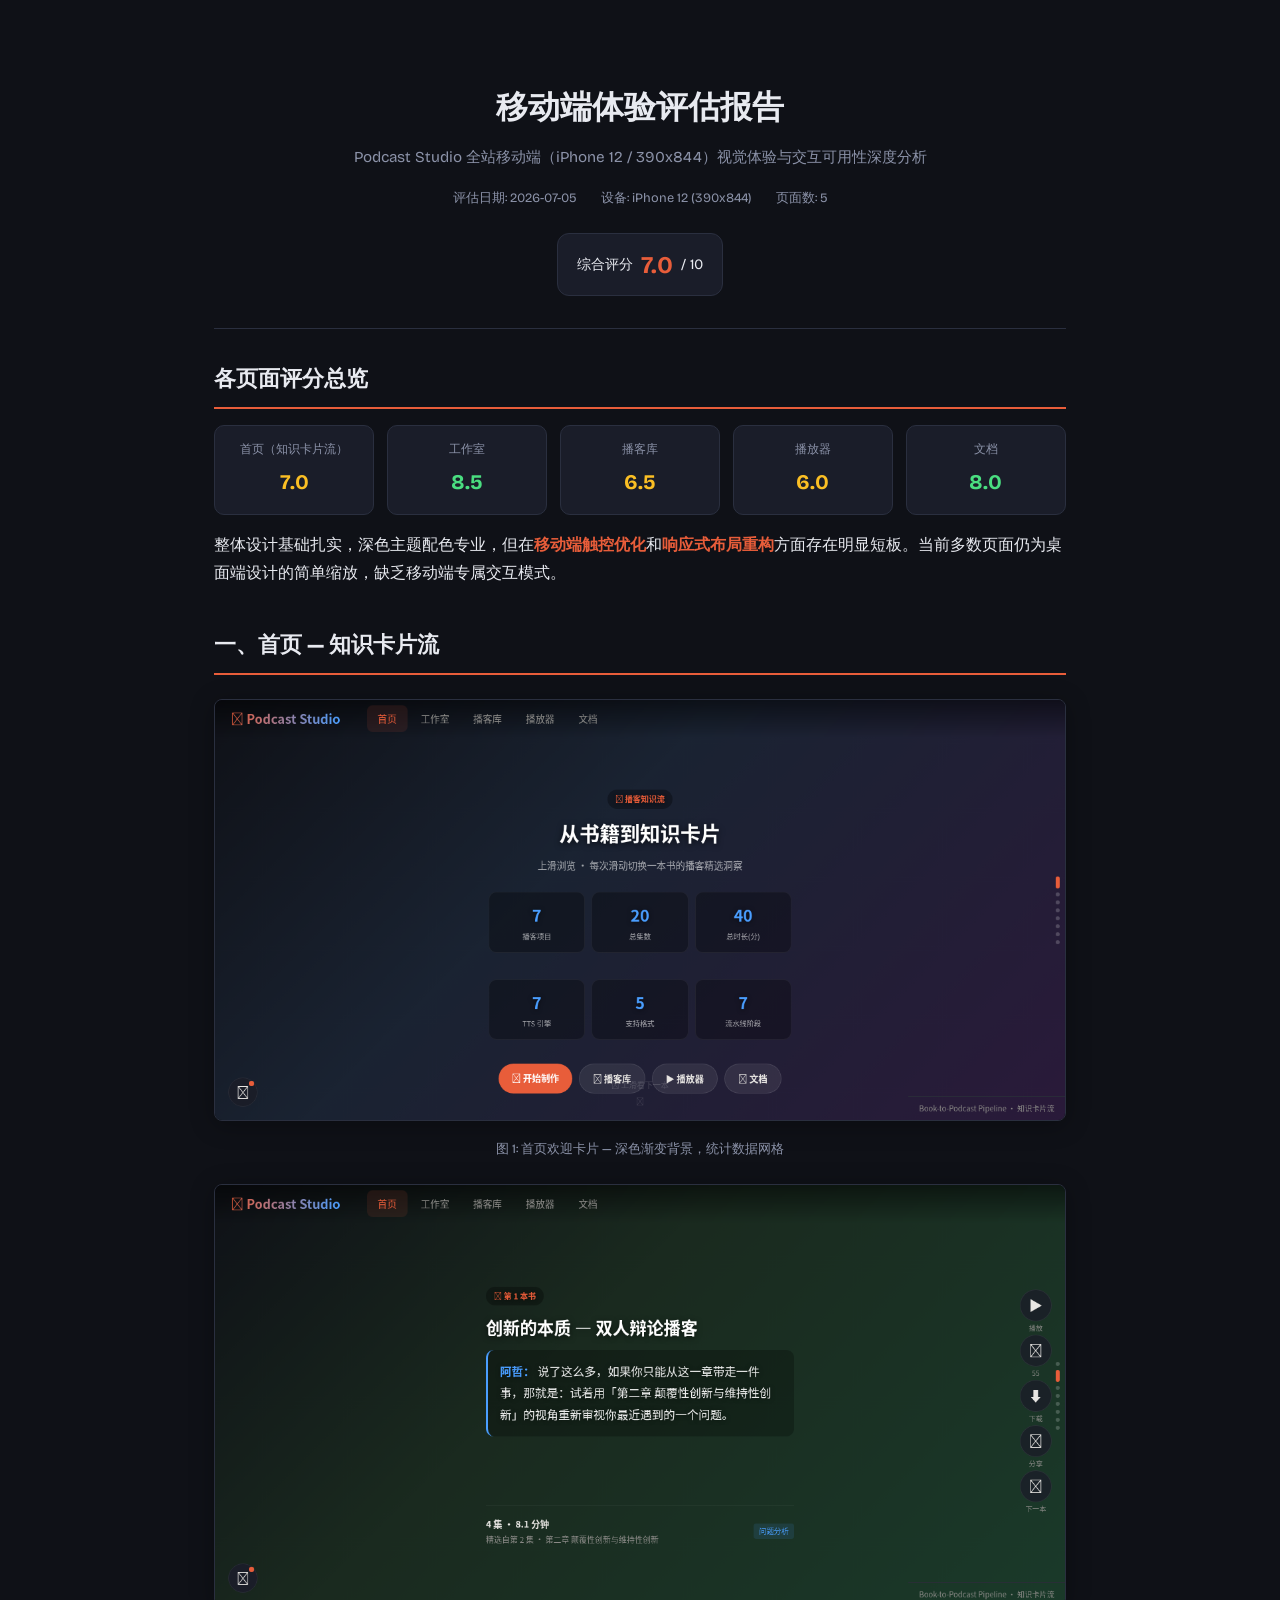
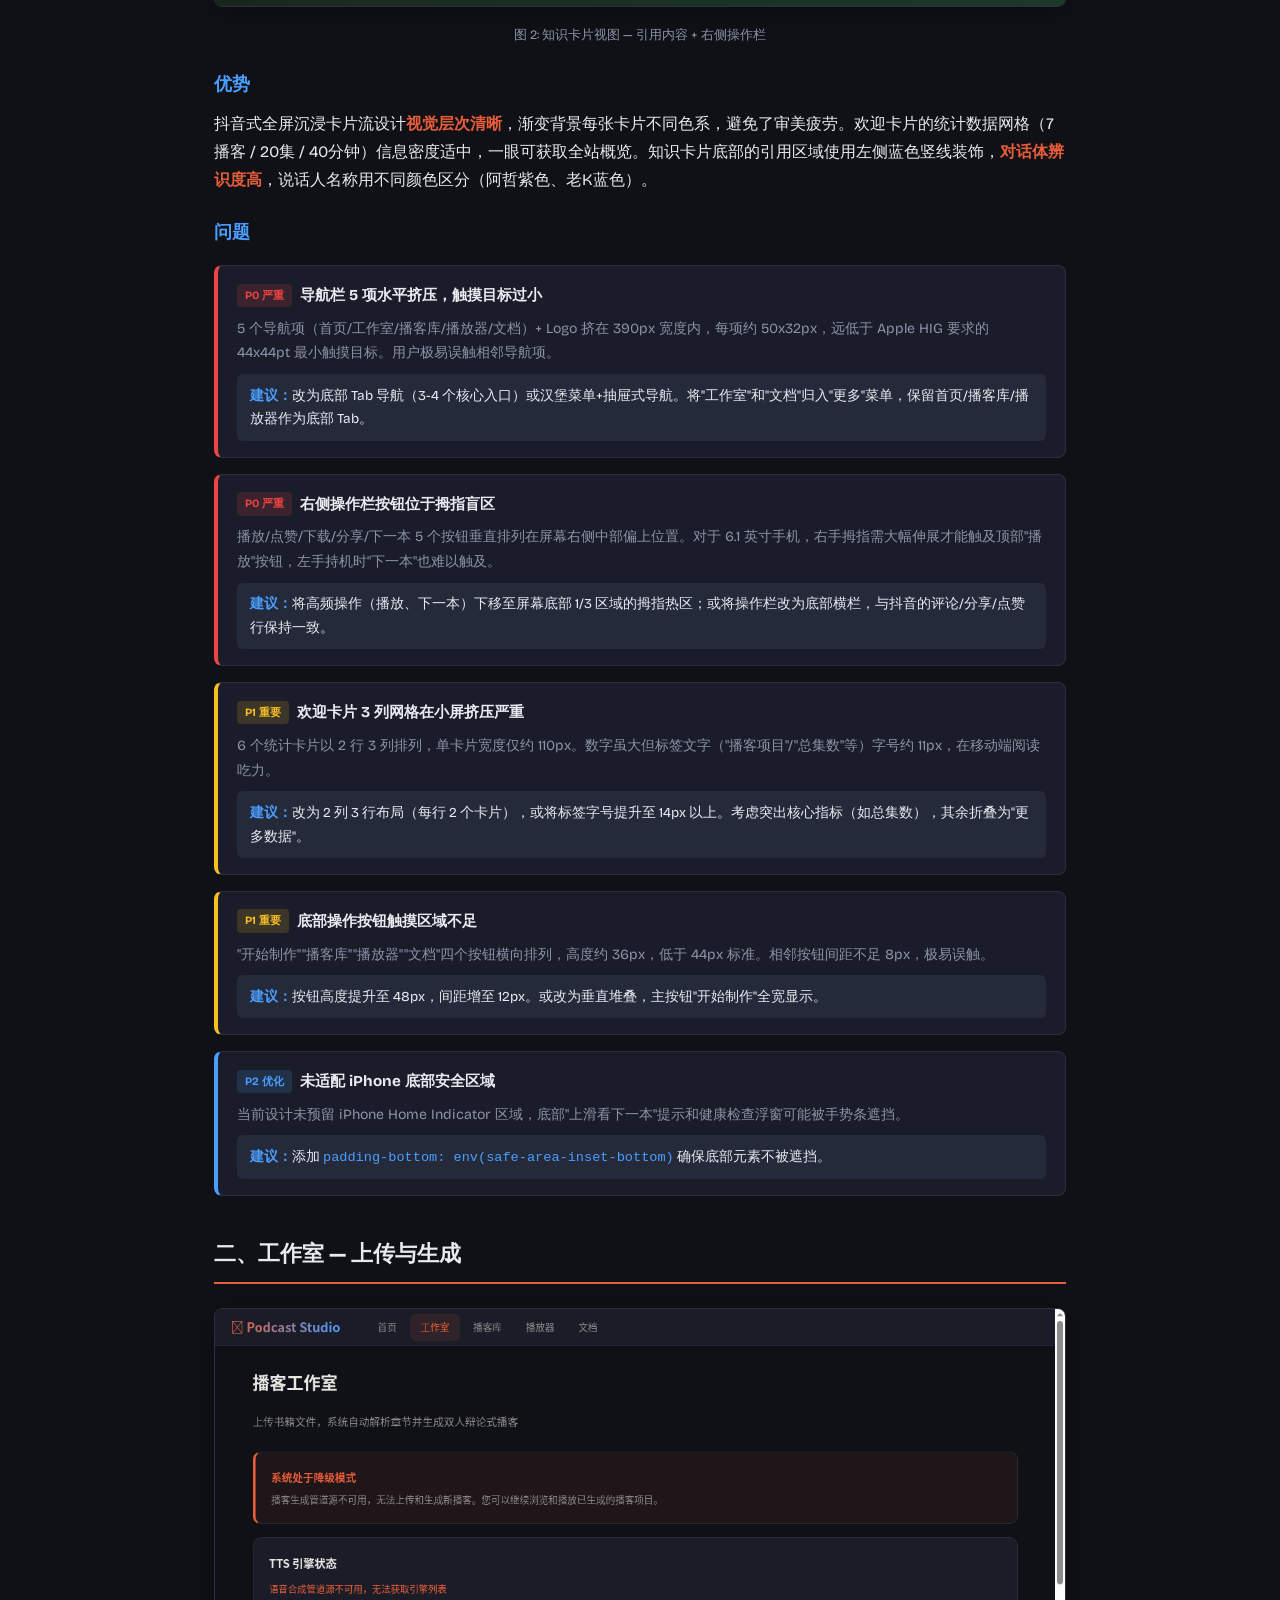
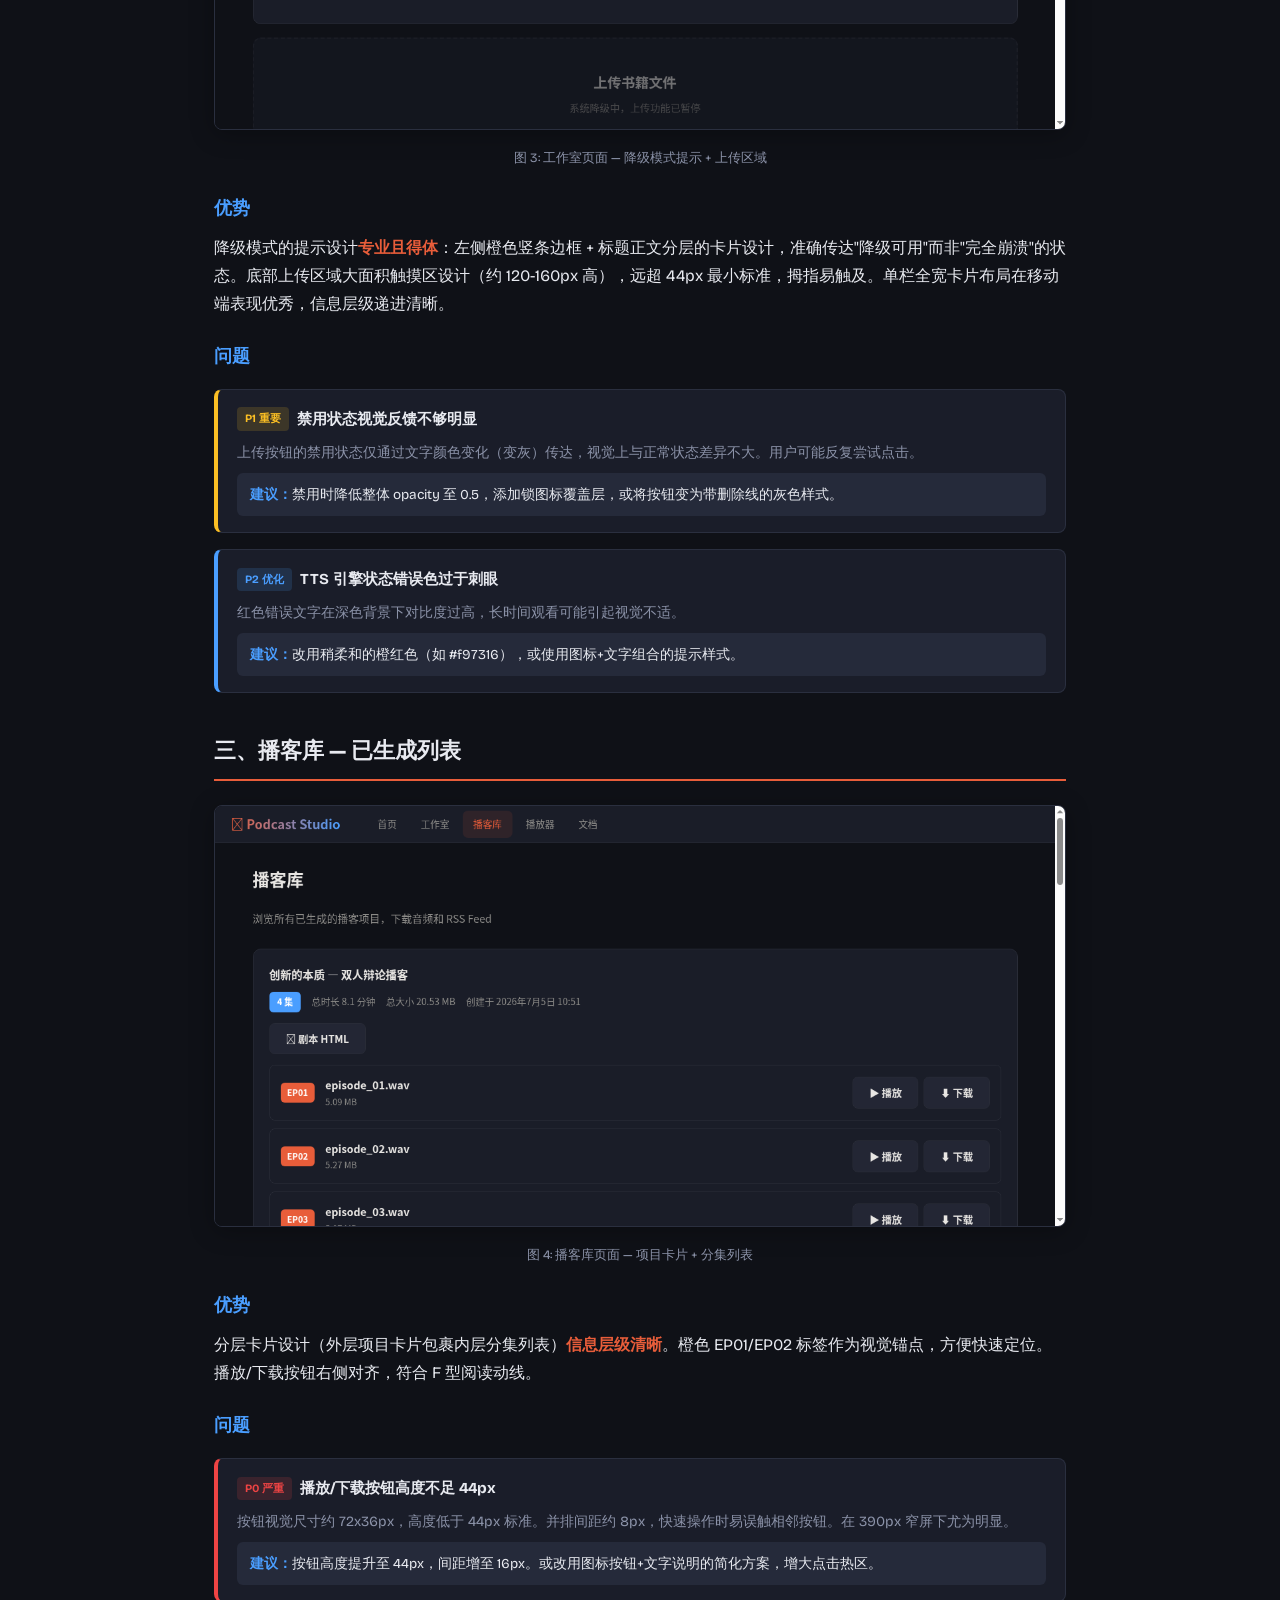
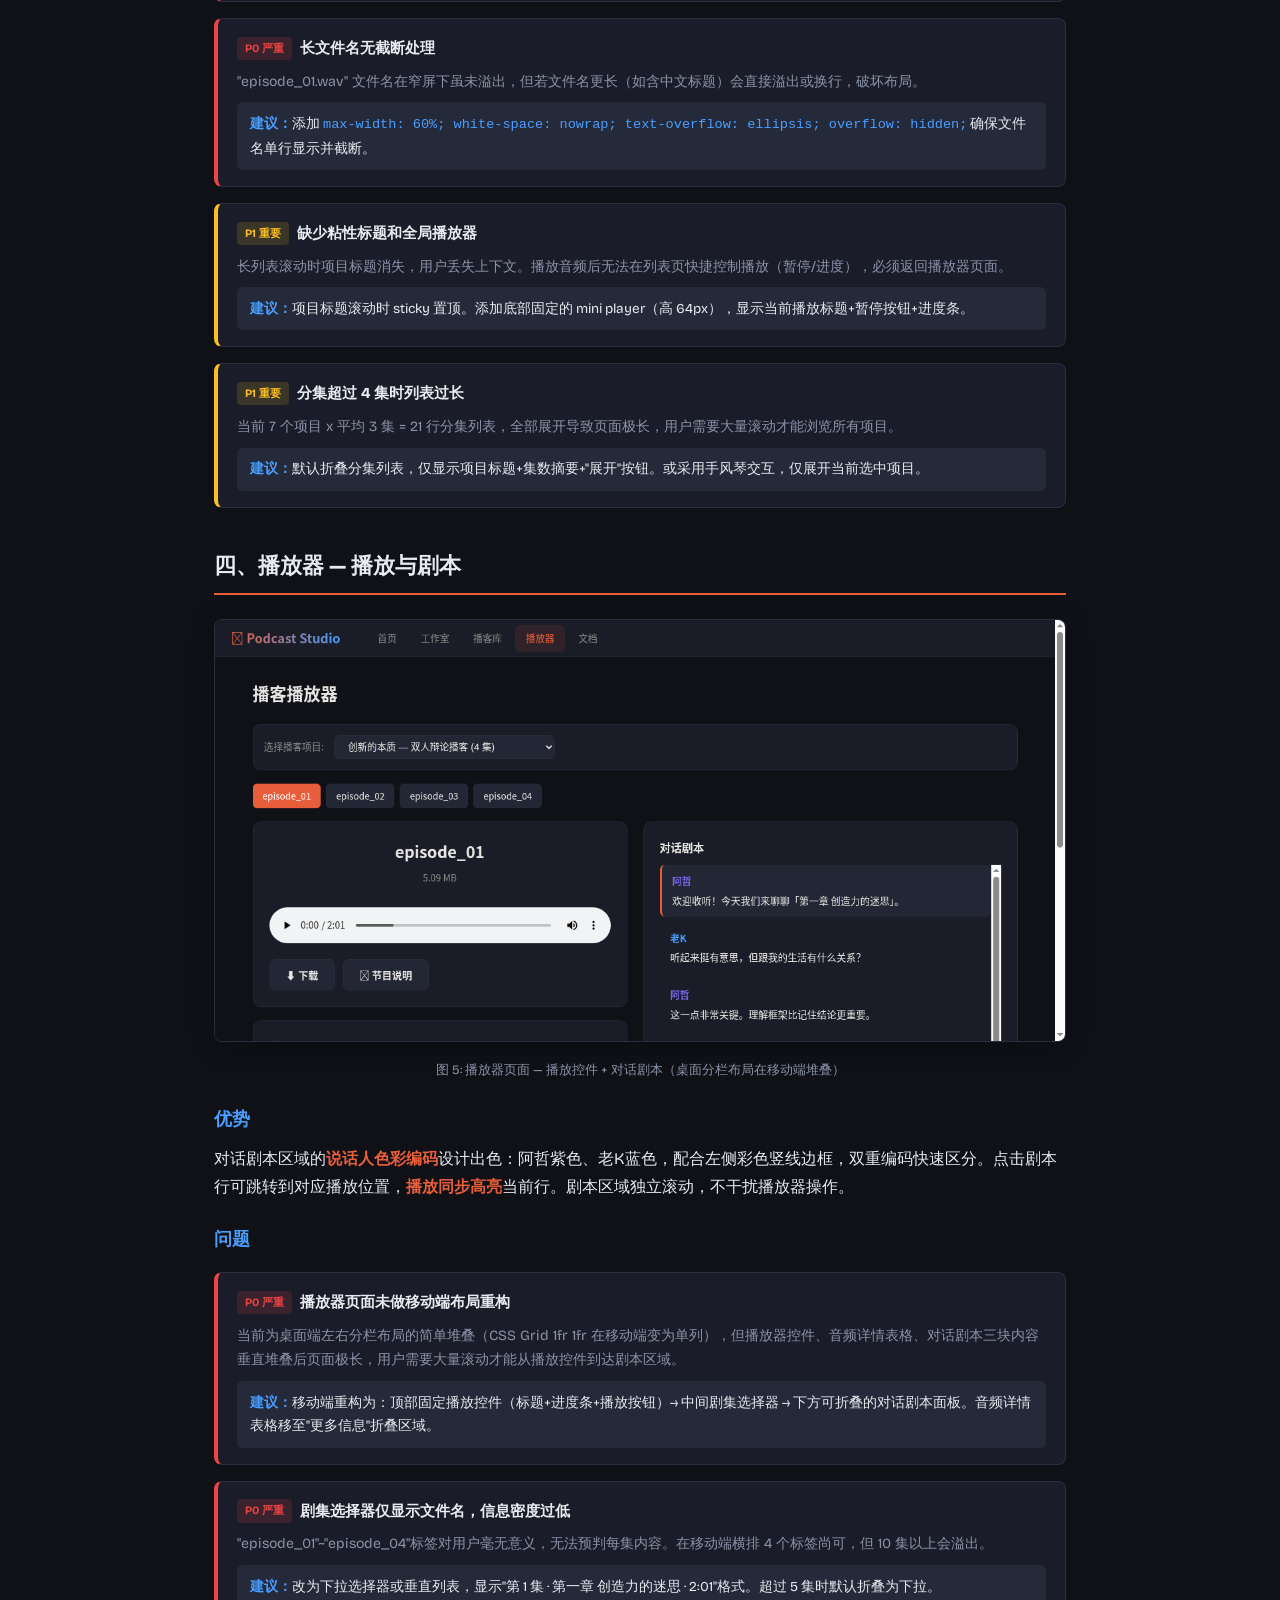
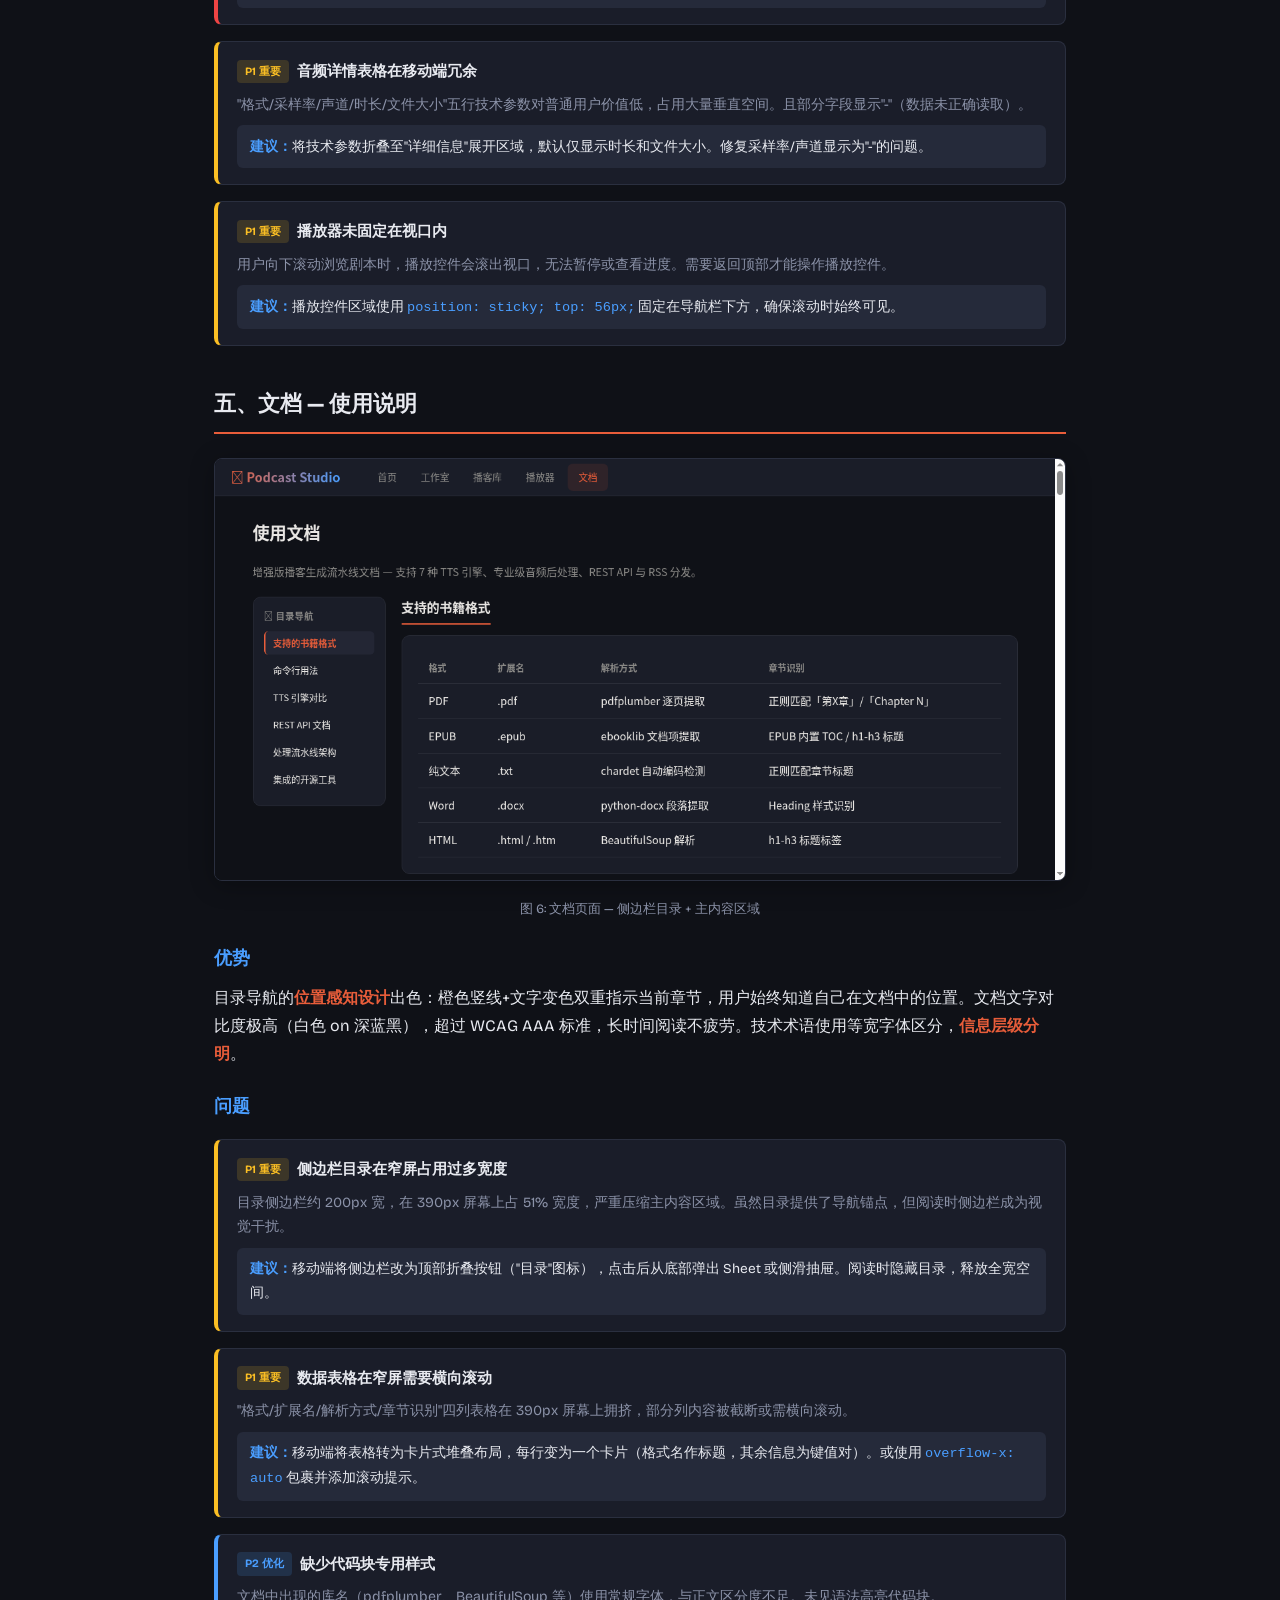
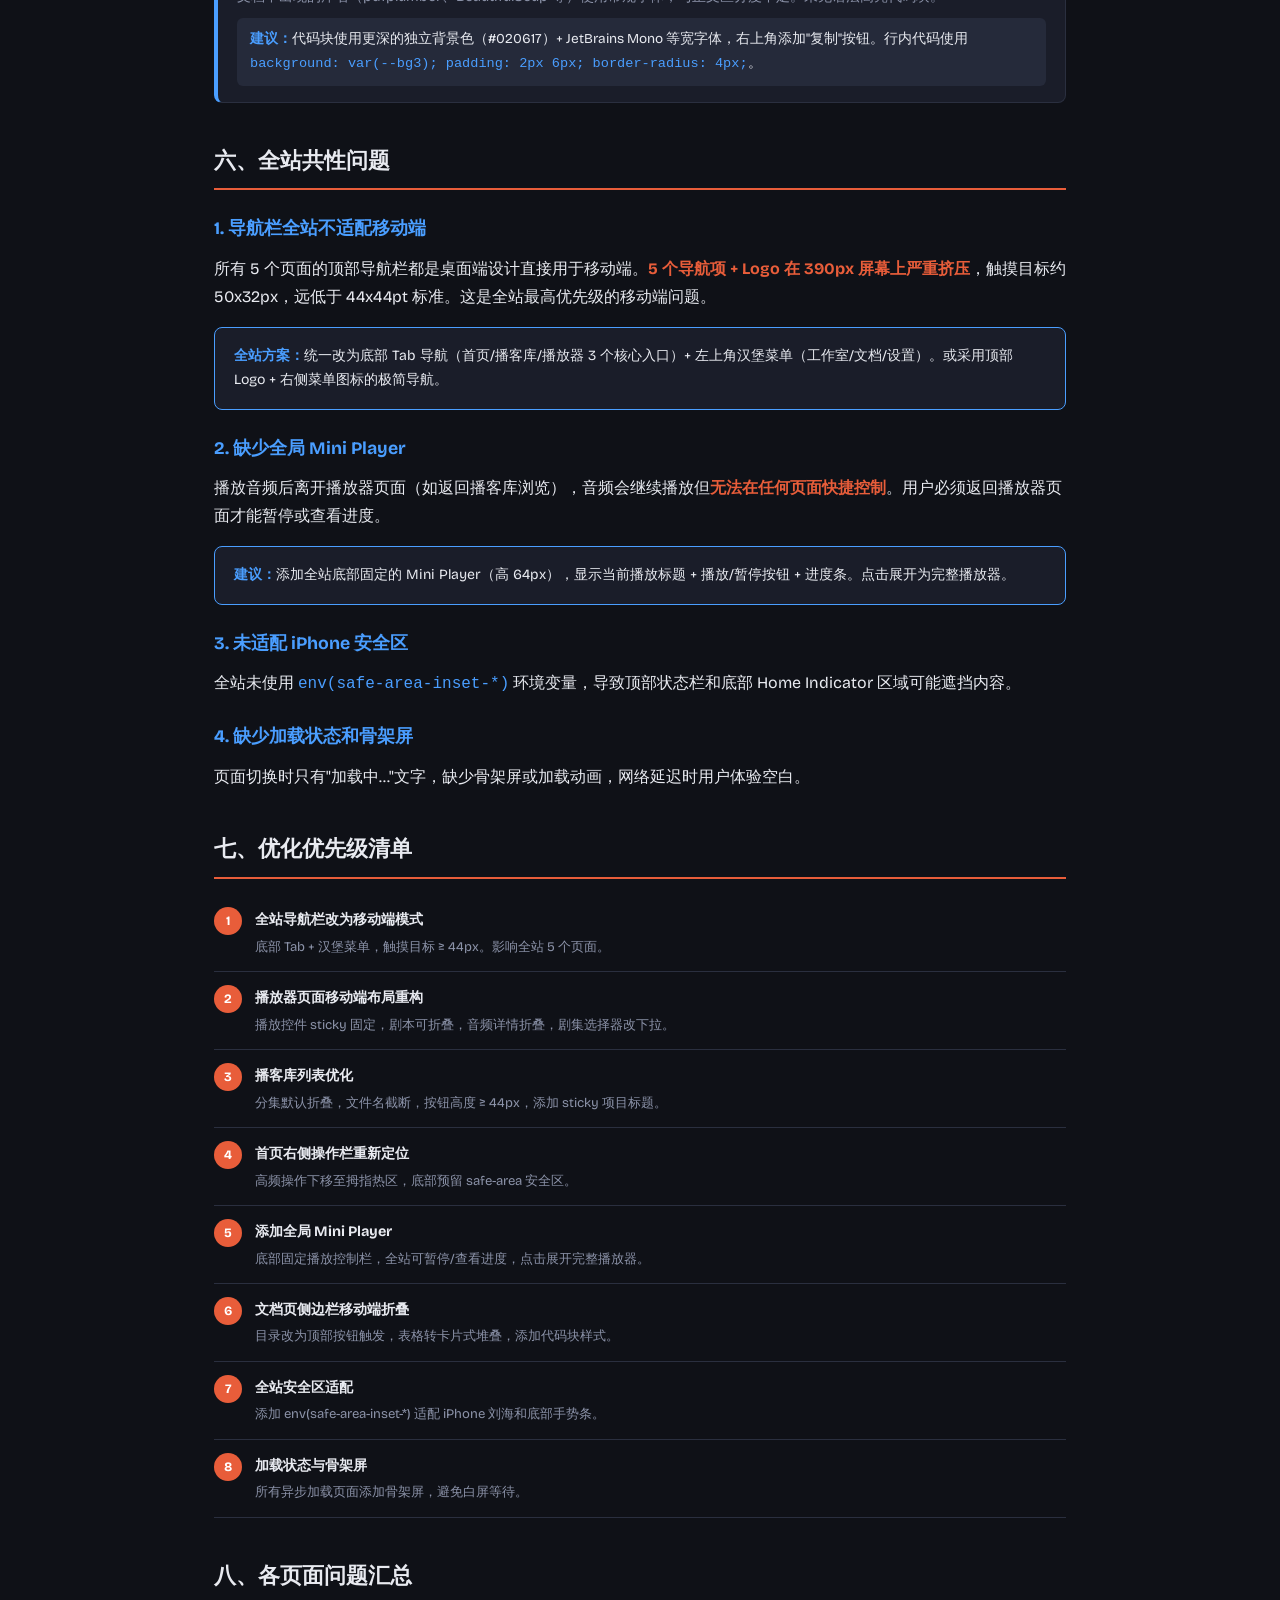
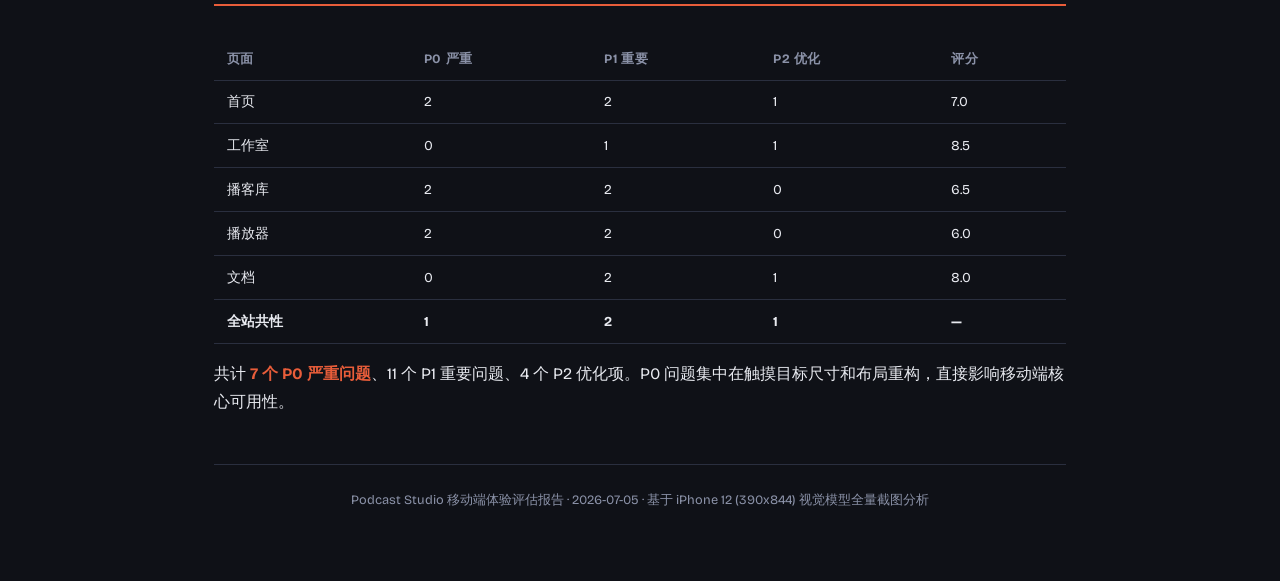
<file: mobile-ux-review/mobile-ux-review.html>
<!-- Generated by Trae Work -->
<!DOCTYPE html>
<html lang="zh-CN">
<head>
  <meta charset="UTF-8">
  <meta name="viewport" content="width=device-width, initial-scale=1.0">
  <title>移动端体验评估报告 — Podcast Studio</title>

  <style>
    @font-face {
      font-family: 'Bricolage';
      src: url('./_shared/fonts/BricolageGrotesque-Regular.ttf') format('truetype');
      font-weight: 400;
    }
    @font-face {
      font-family: 'Bricolage';
      src: url('./_shared/fonts/BricolageGrotesque-Bold.ttf') format('truetype');
      font-weight: 700;
    }
    @font-face {
      font-family: 'JetBrainsMono';
      src: url('./_shared/fonts/JetBrainsMono-Regular.ttf') format('truetype');
      font-weight: 400;
    }
    @font-face {
      font-family: 'JetBrainsMono';
      src: url('./_shared/fonts/JetBrainsMono-Bold.ttf') format('truetype');
      font-weight: 700;
    }
  </style>

  <style>
    :root {
      --bg: #0f1117;
      --bg2: #1a1d29;
      --bg3: #252a3a;
      --ink: #e8eaf0;
      --muted: #8b92a8;
      --rule: #2a2f3f;
      --accent: #e85d3a;
      --accent2: #4a9eff;
      --success: #4ade80;
      --warning: #fbbf24;
      --danger: #ef4444;
      --font: 'Bricolage', -apple-system, BlinkMacSystemFont, 'Segoe UI', sans-serif;
      --font-mono: 'JetBrainsMono', 'Fira Code', monospace;
      --max: 900px;
    }

    *, *::before, *::after { box-sizing: border-box; margin: 0; padding: 0; }
    html { font-size: 16px; scroll-behavior: smooth; }
    body {
      font-family: var(--font);
      color: var(--ink);
      background: var(--bg);
      line-height: 1.75;
      padding: 0;
    }
    article.page {
      max-width: var(--max);
      margin: 0 auto;
      padding: 2rem 1.5rem 4rem;
    }

    /* Hero */
    .hero {
      text-align: center;
      padding: 3rem 0 2rem;
      border-bottom: 1px solid var(--rule);
      margin-bottom: 2rem;
    }
    .hero h1 {
      font-size: 2rem;
      font-weight: 700;
      color: var(--ink);
      margin-bottom: 0.5rem;
    }
    .hero .subtitle {
      font-size: 0.95rem;
      color: var(--muted);
      max-width: 600px;
      margin: 0 auto;
    }
    .hero .meta-row {
      display: flex;
      justify-content: center;
      gap: 1.5rem;
      margin-top: 1rem;
      font-size: 0.8rem;
      color: var(--muted);
    }

    /* Score badge */
    .overall-score {
      display: inline-flex;
      align-items: center;
      gap: 0.5rem;
      background: var(--bg2);
      border: 1px solid var(--rule);
      border-radius: 12px;
      padding: 0.6rem 1.2rem;
      margin-top: 1.5rem;
      font-size: 0.9rem;
    }
    .overall-score .score-val {
      font-size: 1.5rem;
      font-weight: 700;
      color: var(--accent);
    }

    /* Sections */
    section {
      margin-bottom: 2.5rem;
    }
    h2 {
      font-size: 1.35rem;
      font-weight: 700;
      color: var(--ink);
      margin-bottom: 1rem;
      padding-bottom: 0.5rem;
      border-bottom: 2px solid var(--accent);
    }
    h3 {
      font-size: 1.1rem;
      font-weight: 700;
      color: var(--accent2);
      margin-top: 1.5rem;
      margin-bottom: 0.6rem;
    }
    h4 {
      font-size: 0.95rem;
      font-weight: 700;
      color: var(--ink);
      margin-top: 1rem;
      margin-bottom: 0.4rem;
    }
    p {
      margin-bottom: 0.75rem;
    }

    /* Screenshot figure */
    .screenshot {
      margin: 1.5rem 0;
      text-align: center;
    }
    .screenshot img {
      max-width: 100%;
      height: auto;
      border: 1px solid var(--rule);
      border-radius: 8px;
      box-shadow: 0 4px 24px rgba(0,0,0,0.3);
    }
    .screenshot figcaption {
      font-size: 0.8rem;
      color: var(--muted);
      margin-top: 0.5rem;
    }

    /* Score card grid */
    .score-grid {
      display: grid;
      grid-template-columns: repeat(auto-fit, minmax(150px, 1fr));
      gap: 0.8rem;
      margin: 1rem 0;
    }
    .score-card {
      background: var(--bg2);
      border: 1px solid var(--rule);
      border-radius: 10px;
      padding: 0.8rem;
      text-align: center;
    }
    .score-card .label {
      font-size: 0.75rem;
      color: var(--muted);
      margin-bottom: 0.3rem;
    }
    .score-card .value {
      font-size: 1.3rem;
      font-weight: 700;
    }
    .score-card .value.good { color: var(--success); }
    .score-card .value.ok { color: var(--warning); }
    .score-card .value.bad { color: var(--danger); }

    /* Issue card */
    .issue {
      background: var(--bg2);
      border: 1px solid var(--rule);
      border-left: 4px solid var(--accent);
      border-radius: 8px;
      padding: 1rem 1.2rem;
      margin: 1rem 0;
    }
    .issue.high { border-left-color: var(--danger); }
    .issue.medium { border-left-color: var(--warning); }
    .issue.low { border-left-color: var(--accent2); }
    .issue .issue-header {
      display: flex;
      align-items: center;
      gap: 0.5rem;
      margin-bottom: 0.5rem;
    }
    .issue .severity {
      font-size: 0.7rem;
      font-weight: 700;
      padding: 2px 8px;
      border-radius: 4px;
      text-transform: uppercase;
    }
    .issue .severity.high { background: rgba(239,68,68,0.15); color: var(--danger); }
    .issue .severity.medium { background: rgba(251,191,36,0.15); color: var(--warning); }
    .issue .severity.low { background: rgba(74,158,255,0.15); color: var(--accent2); }
    .issue h4 {
      margin: 0;
      font-size: 0.95rem;
    }
    .issue p {
      font-size: 0.88rem;
      color: var(--muted);
      margin-bottom: 0.5rem;
    }
    .issue .fix {
      font-size: 0.85rem;
      color: var(--ink);
      background: var(--bg3);
      border-radius: 6px;
      padding: 0.6rem 0.8rem;
      margin-top: 0.5rem;
    }
    .issue .fix strong { color: var(--accent2); }

    /* Comparison table */
    .table-wrap {
      overflow-x: auto;
      -webkit-overflow-scrolling: touch;
    }
    table {
      width: 100%;
      border-collapse: collapse;
      font-size: 0.85rem;
      margin: 1rem 0;
    }
    th, td {
      text-align: left;
      padding: 0.6rem 0.8rem;
      border-bottom: 1px solid var(--rule);
    }
    th {
      color: var(--muted);
      font-weight: 700;
      font-size: 0.8rem;
      text-transform: uppercase;
      letter-spacing: 0.05em;
    }
    td { color: var(--ink); }

    /* Priority list */
    .priority-list {
      list-style: none;
      counter-reset: priority;
    }
    .priority-list li {
      counter-increment: priority;
      display: flex;
      align-items: flex-start;
      gap: 0.8rem;
      padding: 0.8rem 0;
      border-bottom: 1px solid var(--rule);
    }
    .priority-list li::before {
      content: counter(priority);
      flex-shrink: 0;
      width: 28px;
      height: 28px;
      border-radius: 50%;
      background: var(--accent);
      color: #fff;
      font-size: 0.8rem;
      font-weight: 700;
      display: flex;
      align-items: center;
      justify-content: center;
    }
    .priority-list li .p-content {
      flex: 1;
    }
    .priority-list li .p-title {
      font-weight: 700;
      font-size: 0.9rem;
      margin-bottom: 0.2rem;
    }
    .priority-list li .p-desc {
      font-size: 0.82rem;
      color: var(--muted);
    }

    mark.key { background: none; color: var(--accent); font-weight: 600; }

    /* Callout */
    .callout {
      background: var(--bg2);
      border: 1px solid var(--accent2);
      border-radius: 8px;
      padding: 1rem 1.2rem;
      margin: 1rem 0;
      font-size: 0.88rem;
    }
    .callout strong { color: var(--accent2); }

    /* Footer */
    footer {
      margin-top: 3rem;
      padding-top: 1.5rem;
      border-top: 1px solid var(--rule);
      text-align: center;
      font-size: 0.8rem;
      color: var(--muted);
    }
  </style>
</head>
<body>
  <article class="page">
    <header class="hero">
      <h1>移动端体验评估报告</h1>
      <p class="subtitle">Podcast Studio 全站移动端（iPhone 12 / 390x844）视觉体验与交互可用性深度分析</p>
      <div class="meta-row">
        <span>评估日期: 2026-07-05</span>
        <span>设备: iPhone 12 (390x844)</span>
        <span>页面数: 5</span>
      </div>
      <div class="overall-score">
        <span>综合评分</span>
        <span class="score-val">7.0</span>
        <span>/ 10</span>
      </div>
    </header>

    <main>
      <!-- Summary Scores -->
      <section>
        <h2>各页面评分总览</h2>
        <div class="score-grid">
          <div class="score-card">
            <div class="label">首页（知识卡片流）</div>
            <div class="value ok">7.0</div>
          </div>
          <div class="score-card">
            <div class="label">工作室</div>
            <div class="value good">8.5</div>
          </div>
          <div class="score-card">
            <div class="label">播客库</div>
            <div class="value ok">6.5</div>
          </div>
          <div class="score-card">
            <div class="label">播放器</div>
            <div class="value ok">6.0</div>
          </div>
          <div class="score-card">
            <div class="label">文档</div>
            <div class="value good">8.0</div>
          </div>
        </div>
        <p>整体设计基础扎实，深色主题配色专业，但在<mark class="key">移动端触控优化</mark>和<mark class="key">响应式布局重构</mark>方面存在明显短板。当前多数页面仍为桌面端设计的简单缩放，缺乏移动端专属交互模式。</p>
      </section>

      <!-- Page 1: Index -->
      <section>
        <h2>一、首页 — 知识卡片流</h2>
        <figure class="screenshot">
          <img src="assets/mobile_index.png" alt="首页移动端截图">
          <figcaption>图 1: 首页欢迎卡片 — 深色渐变背景，统计数据网格</figcaption>
        </figure>
        <figure class="screenshot">
          <img src="assets/mobile_index_card1.png" alt="知识卡片移动端截图">
          <figcaption>图 2: 知识卡片视图 — 引用内容 + 右侧操作栏</figcaption>
        </figure>

        <h3>优势</h3>
        <p>抖音式全屏沉浸卡片流设计<mark class="key">视觉层次清晰</mark>，渐变背景每张卡片不同色系，避免了审美疲劳。欢迎卡片的统计数据网格（7播客 / 20集 / 40分钟）信息密度适中，一眼可获取全站概览。知识卡片底部的引用区域使用左侧蓝色竖线装饰，<mark class="key">对话体辨识度高</mark>，说话人名称用不同颜色区分（阿哲紫色、老K蓝色）。</p>

        <h3>问题</h3>

        <div class="issue high">
          <div class="issue-header">
            <span class="severity high">P0 严重</span>
            <h4>导航栏 5 项水平挤压，触摸目标过小</h4>
          </div>
          <p>5 个导航项（首页/工作室/播客库/播放器/文档）+ Logo 挤在 390px 宽度内，每项约 50x32px，远低于 Apple HIG 要求的 44x44pt 最小触摸目标。用户极易误触相邻导航项。</p>
          <div class="fix"><strong>建议：</strong>改为底部 Tab 导航（3-4 个核心入口）或汉堡菜单+抽屉式导航。将"工作室"和"文档"归入"更多"菜单，保留首页/播客库/播放器作为底部 Tab。</div>
        </div>

        <div class="issue high">
          <div class="issue-header">
            <span class="severity high">P0 严重</span>
            <h4>右侧操作栏按钮位于拇指盲区</h4>
          </div>
          <p>播放/点赞/下载/分享/下一本 5 个按钮垂直排列在屏幕右侧中部偏上位置。对于 6.1 英寸手机，右手拇指需大幅伸展才能触及顶部"播放"按钮，左手持机时"下一本"也难以触及。</p>
          <div class="fix"><strong>建议：</strong>将高频操作（播放、下一本）下移至屏幕底部 1/3 区域的拇指热区；或将操作栏改为底部横栏，与抖音的评论/分享/点赞行保持一致。</div>
        </div>

        <div class="issue medium">
          <div class="issue-header">
            <span class="severity medium">P1 重要</span>
            <h4>欢迎卡片 3 列网格在小屏挤压严重</h4>
          </div>
          <p>6 个统计卡片以 2 行 3 列排列，单卡片宽度仅约 110px。数字虽大但标签文字（"播客项目"/"总集数"等）字号约 11px，在移动端阅读吃力。</p>
          <div class="fix"><strong>建议：</strong>改为 2 列 3 行布局（每行 2 个卡片），或将标签字号提升至 14px 以上。考虑突出核心指标（如总集数），其余折叠为"更多数据"。</div>
        </div>

        <div class="issue medium">
          <div class="issue-header">
            <span class="severity medium">P1 重要</span>
            <h4>底部操作按钮触摸区域不足</h4>
          </div>
          <p>"开始制作""播客库""播放器""文档"四个按钮横向排列，高度约 36px，低于 44px 标准。相邻按钮间距不足 8px，极易误触。</p>
          <div class="fix"><strong>建议：</strong>按钮高度提升至 48px，间距增至 12px。或改为垂直堆叠，主按钮"开始制作"全宽显示。</div>
        </div>

        <div class="issue low">
          <div class="issue-header">
            <span class="severity low">P2 优化</span>
            <h4>未适配 iPhone 底部安全区域</h4>
          </div>
          <p>当前设计未预留 iPhone Home Indicator 区域，底部"上滑看下一本"提示和健康检查浮窗可能被手势条遮挡。</p>
          <div class="fix"><strong>建议：</strong>添加 <code style="color:var(--accent2);">padding-bottom: env(safe-area-inset-bottom)</code> 确保底部元素不被遮挡。</div>
        </div>
      </section>

      <!-- Page 2: Studio -->
      <section>
        <h2>二、工作室 — 上传与生成</h2>
        <figure class="screenshot">
          <img src="assets/mobile_studio.png" alt="工作室移动端截图">
          <figcaption>图 3: 工作室页面 — 降级模式提示 + 上传区域</figcaption>
        </figure>

        <h3>优势</h3>
        <p>降级模式的提示设计<mark class="key">专业且得体</mark>：左侧橙色竖条边框 + 标题正文分层的卡片设计，准确传达"降级可用"而非"完全崩溃"的状态。底部上传区域大面积触摸区设计（约 120-160px 高），远超 44px 最小标准，拇指易触及。单栏全宽卡片布局在移动端表现优秀，信息层级递进清晰。</p>

        <h3>问题</h3>

        <div class="issue medium">
          <div class="issue-header">
            <span class="severity medium">P1 重要</span>
            <h4>禁用状态视觉反馈不够明显</h4>
          </div>
          <p>上传按钮的禁用状态仅通过文字颜色变化（变灰）传达，视觉上与正常状态差异不大。用户可能反复尝试点击。</p>
          <div class="fix"><strong>建议：</strong>禁用时降低整体 opacity 至 0.5，添加锁图标覆盖层，或将按钮变为带删除线的灰色样式。</div>
        </div>

        <div class="issue low">
          <div class="issue-header">
            <span class="severity low">P2 优化</span>
            <h4>TTS 引擎状态错误色过于刺眼</h4>
          </div>
          <p>红色错误文字在深色背景下对比度过高，长时间观看可能引起视觉不适。</p>
          <div class="fix"><strong>建议：</strong>改用稍柔和的橙红色（如 #f97316），或使用图标+文字组合的提示样式。</div>
        </div>
      </section>

      <!-- Page 3: Library -->
      <section>
        <h2>三、播客库 — 已生成列表</h2>
        <figure class="screenshot">
          <img src="assets/mobile_library.png" alt="播客库移动端截图">
          <figcaption>图 4: 播客库页面 — 项目卡片 + 分集列表</figcaption>
        </figure>

        <h3>优势</h3>
        <p>分层卡片设计（外层项目卡片包裹内层分集列表）<mark class="key">信息层级清晰</mark>。橙色 EP01/EP02 标签作为视觉锚点，方便快速定位。播放/下载按钮右侧对齐，符合 F 型阅读动线。</p>

        <h3>问题</h3>

        <div class="issue high">
          <div class="issue-header">
            <span class="severity high">P0 严重</span>
            <h4>播放/下载按钮高度不足 44px</h4>
          </div>
          <p>按钮视觉尺寸约 72x36px，高度低于 44px 标准。并排间距约 8px，快速操作时易误触相邻按钮。在 390px 窄屏下尤为明显。</p>
          <div class="fix"><strong>建议：</strong>按钮高度提升至 44px，间距增至 16px。或改用图标按钮+文字说明的简化方案，增大点击热区。</div>
        </div>

        <div class="issue high">
          <div class="issue-header">
            <span class="severity high">P0 严重</span>
            <h4>长文件名无截断处理</h4>
          </div>
          <p>"episode_01.wav" 文件名在窄屏下虽未溢出，但若文件名更长（如含中文标题）会直接溢出或换行，破坏布局。</p>
          <div class="fix"><strong>建议：</strong>添加 <code style="color:var(--accent2);">max-width: 60%; white-space: nowrap; text-overflow: ellipsis; overflow: hidden;</code> 确保文件名单行显示并截断。</div>
        </div>

        <div class="issue medium">
          <div class="issue-header">
            <span class="severity medium">P1 重要</span>
            <h4>缺少粘性标题和全局播放器</h4>
          </div>
          <p>长列表滚动时项目标题消失，用户丢失上下文。播放音频后无法在列表页快捷控制播放（暂停/进度），必须返回播放器页面。</p>
          <div class="fix"><strong>建议：</strong>项目标题滚动时 sticky 置顶。添加底部固定的 mini player（高 64px），显示当前播放标题+暂停按钮+进度条。</div>
        </div>

        <div class="issue medium">
          <div class="issue-header">
            <span class="severity medium">P1 重要</span>
            <h4>分集超过 4 集时列表过长</h4>
          </div>
          <p>当前 7 个项目 x 平均 3 集 = 21 行分集列表，全部展开导致页面极长，用户需要大量滚动才能浏览所有项目。</p>
          <div class="fix"><strong>建议：</strong>默认折叠分集列表，仅显示项目标题+集数摘要+"展开"按钮。或采用手风琴交互，仅展开当前选中项目。</div>
        </div>
      </section>

      <!-- Page 4: Player -->
      <section>
        <h2>四、播放器 — 播放与剧本</h2>
        <figure class="screenshot">
          <img src="assets/mobile_player.png" alt="播放器移动端截图">
          <figcaption>图 5: 播放器页面 — 播放控件 + 对话剧本（桌面分栏布局在移动端堆叠）</figcaption>
        </figure>

        <h3>优势</h3>
        <p>对话剧本区域的<mark class="key">说话人色彩编码</mark>设计出色：阿哲紫色、老K蓝色，配合左侧彩色竖线边框，双重编码快速区分。点击剧本行可跳转到对应播放位置，<mark class="key">播放同步高亮</mark>当前行。剧本区域独立滚动，不干扰播放器操作。</p>

        <h3>问题</h3>

        <div class="issue high">
          <div class="issue-header">
            <span class="severity high">P0 严重</span>
            <h4>播放器页面未做移动端布局重构</h4>
          </div>
          <p>当前为桌面端左右分栏布局的简单堆叠（CSS Grid 1fr 1fr 在移动端变为单列），但播放器控件、音频详情表格、对话剧本三块内容垂直堆叠后页面极长，用户需要大量滚动才能从播放控件到达剧本区域。</p>
          <div class="fix"><strong>建议：</strong>移动端重构为：顶部固定播放控件（标题+进度条+播放按钮）→ 中间剧集选择器 → 下方可折叠的对话剧本面板。音频详情表格移至"更多信息"折叠区域。</div>
        </div>

        <div class="issue high">
          <div class="issue-header">
            <span class="severity high">P0 严重</span>
            <h4>剧集选择器仅显示文件名，信息密度过低</h4>
          </div>
          <p>"episode_01"~"episode_04"标签对用户毫无意义，无法预判每集内容。在移动端横排 4 个标签尚可，但 10 集以上会溢出。</p>
          <div class="fix"><strong>建议：</strong>改为下拉选择器或垂直列表，显示"第 1 集 · 第一章 创造力的迷思 · 2:01"格式。超过 5 集时默认折叠为下拉。</div>
        </div>

        <div class="issue medium">
          <div class="issue-header">
            <span class="severity medium">P1 重要</span>
            <h4>音频详情表格在移动端冗余</h4>
          </div>
          <p>"格式/采样率/声道/时长/文件大小"五行技术参数对普通用户价值低，占用大量垂直空间。且部分字段显示"-"（数据未正确读取）。</p>
          <div class="fix"><strong>建议：</strong>将技术参数折叠至"详细信息"展开区域，默认仅显示时长和文件大小。修复采样率/声道显示为"-"的问题。</div>
        </div>

        <div class="issue medium">
          <div class="issue-header">
            <span class="severity medium">P1 重要</span>
            <h4>播放器未固定在视口内</h4>
          </div>
          <p>用户向下滚动浏览剧本时，播放控件会滚出视口，无法暂停或查看进度。需要返回顶部才能操作播放控件。</p>
          <div class="fix"><strong>建议：</strong>播放控件区域使用 <code style="color:var(--accent2);">position: sticky; top: 56px;</code> 固定在导航栏下方，确保滚动时始终可见。</div>
        </div>
      </section>

      <!-- Page 5: Docs -->
      <section>
        <h2>五、文档 — 使用说明</h2>
        <figure class="screenshot">
          <img src="assets/mobile_docs.png" alt="文档移动端截图">
          <figcaption>图 6: 文档页面 — 侧边栏目录 + 主内容区域</figcaption>
        </figure>

        <h3>优势</h3>
        <p>目录导航的<mark class="key">位置感知设计</mark>出色：橙色竖线+文字变色双重指示当前章节，用户始终知道自己在文档中的位置。文档文字对比度极高（白色 on 深蓝黑），超过 WCAG AAA 标准，长时间阅读不疲劳。技术术语使用等宽字体区分，<mark class="key">信息层级分明</mark>。</p>

        <h3>问题</h3>

        <div class="issue medium">
          <div class="issue-header">
            <span class="severity medium">P1 重要</span>
            <h4>侧边栏目录在窄屏占用过多宽度</h4>
          </div>
          <p>目录侧边栏约 200px 宽，在 390px 屏幕上占 51% 宽度，严重压缩主内容区域。虽然目录提供了导航锚点，但阅读时侧边栏成为视觉干扰。</p>
          <div class="fix"><strong>建议：</strong>移动端将侧边栏改为顶部折叠按钮（"目录"图标），点击后从底部弹出 Sheet 或侧滑抽屉。阅读时隐藏目录，释放全宽空间。</div>
        </div>

        <div class="issue medium">
          <div class="issue-header">
            <span class="severity medium">P1 重要</span>
            <h4>数据表格在窄屏需要横向滚动</h4>
          </div>
          <p>"格式/扩展名/解析方式/章节识别"四列表格在 390px 屏幕上拥挤，部分列内容被截断或需横向滚动。</p>
          <div class="fix"><strong>建议：</strong>移动端将表格转为卡片式堆叠布局，每行变为一个卡片（格式名作标题，其余信息为键值对）。或使用 <code style="color:var(--accent2);">overflow-x: auto</code> 包裹并添加滚动提示。</div>
        </div>

        <div class="issue low">
          <div class="issue-header">
            <span class="severity low">P2 优化</span>
            <h4>缺少代码块专用样式</h4>
          </div>
          <p>文档中出现的库名（pdfplumber、BeautifulSoup 等）使用常规字体，与正文区分度不足。未见语法高亮代码块。</p>
          <div class="fix"><strong>建议：</strong>代码块使用更深的独立背景色（#020617）+ JetBrains Mono 等宽字体，右上角添加"复制"按钮。行内代码使用 <code style="color:var(--accent2);">background: var(--bg3); padding: 2px 6px; border-radius: 4px;</code>。</div>
        </div>
      </section>

      <!-- Cross-page Issues -->
      <section>
        <h2>六、全站共性问题</h2>

        <h3>1. 导航栏全站不适配移动端</h3>
        <p>所有 5 个页面的顶部导航栏都是桌面端设计直接用于移动端。<mark class="key">5 个导航项 + Logo 在 390px 屏幕上严重挤压</mark>，触摸目标约 50x32px，远低于 44x44pt 标准。这是全站最高优先级的移动端问题。</p>
        <div class="callout">
          <strong>全站方案：</strong>统一改为底部 Tab 导航（首页/播客库/播放器 3 个核心入口）+ 左上角汉堡菜单（工作室/文档/设置）。或采用顶部 Logo + 右侧菜单图标的极简导航。
        </div>

        <h3>2. 缺少全局 Mini Player</h3>
        <p>播放音频后离开播放器页面（如返回播客库浏览），音频会继续播放但<mark class="key">无法在任何页面快捷控制</mark>。用户必须返回播放器页面才能暂停或查看进度。</p>
        <div class="callout">
          <strong>建议：</strong>添加全站底部固定的 Mini Player（高 64px），显示当前播放标题 + 播放/暂停按钮 + 进度条。点击展开为完整播放器。
        </div>

        <h3>3. 未适配 iPhone 安全区</h3>
        <p>全站未使用 <code style="color:var(--accent2);">env(safe-area-inset-*)</code> 环境变量，导致顶部状态栏和底部 Home Indicator 区域可能遮挡内容。</p>

        <h3>4. 缺少加载状态和骨架屏</h3>
        <p>页面切换时只有"加载中..."文字，缺少骨架屏或加载动画，网络延迟时用户体验空白。</p>
      </section>

      <!-- Priority Recommendations -->
      <section>
        <h2>七、优化优先级清单</h2>
        <ol class="priority-list">
          <li>
            <div class="p-content">
              <div class="p-title">全站导航栏改为移动端模式</div>
              <div class="p-desc">底部 Tab + 汉堡菜单，触摸目标 ≥ 44px。影响全站 5 个页面。</div>
            </div>
          </li>
          <li>
            <div class="p-content">
              <div class="p-title">播放器页面移动端布局重构</div>
              <div class="p-desc">播放控件 sticky 固定，剧本可折叠，音频详情折叠，剧集选择器改下拉。</div>
            </div>
          </li>
          <li>
            <div class="p-content">
              <div class="p-title">播客库列表优化</div>
              <div class="p-desc">分集默认折叠，文件名截断，按钮高度 ≥ 44px，添加 sticky 项目标题。</div>
            </div>
          </li>
          <li>
            <div class="p-content">
              <div class="p-title">首页右侧操作栏重新定位</div>
              <div class="p-desc">高频操作下移至拇指热区，底部预留 safe-area 安全区。</div>
            </div>
          </li>
          <li>
            <div class="p-content">
              <div class="p-title">添加全局 Mini Player</div>
              <div class="p-desc">底部固定播放控制栏，全站可暂停/查看进度，点击展开完整播放器。</div>
            </div>
          </li>
          <li>
            <div class="p-content">
              <div class="p-title">文档页侧边栏移动端折叠</div>
              <div class="p-desc">目录改为顶部按钮触发，表格转卡片式堆叠，添加代码块样式。</div>
            </div>
          </li>
          <li>
            <div class="p-content">
              <div class="p-title">全站安全区适配</div>
              <div class="p-desc">添加 env(safe-area-inset-*) 适配 iPhone 刘海和底部手势条。</div>
            </div>
          </li>
          <li>
            <div class="p-content">
              <div class="p-title">加载状态与骨架屏</div>
              <div class="p-desc">所有异步加载页面添加骨架屏，避免白屏等待。</div>
            </div>
          </li>
        </ol>
      </section>

      <!-- Summary Table -->
      <section>
        <h2>八、各页面问题汇总</h2>
        <div class="table-wrap">
          <table>
            <thead>
              <tr>
                <th>页面</th>
                <th>P0 严重</th>
                <th>P1 重要</th>
                <th>P2 优化</th>
                <th>评分</th>
              </tr>
            </thead>
            <tbody>
              <tr>
                <td>首页</td>
                <td>2</td>
                <td>2</td>
                <td>1</td>
                <td>7.0</td>
              </tr>
              <tr>
                <td>工作室</td>
                <td>0</td>
                <td>1</td>
                <td>1</td>
                <td>8.5</td>
              </tr>
              <tr>
                <td>播客库</td>
                <td>2</td>
                <td>2</td>
                <td>0</td>
                <td>6.5</td>
              </tr>
              <tr>
                <td>播放器</td>
                <td>2</td>
                <td>2</td>
                <td>0</td>
                <td>6.0</td>
              </tr>
              <tr>
                <td>文档</td>
                <td>0</td>
                <td>2</td>
                <td>1</td>
                <td>8.0</td>
              </tr>
              <tr style="font-weight:700;">
                <td>全站共性</td>
                <td>1</td>
                <td>2</td>
                <td>1</td>
                <td>—</td>
              </tr>
            </tbody>
          </table>
        </div>
        <p>共计 <mark class="key">7 个 P0 严重问题</mark>、11 个 P1 重要问题、4 个 P2 优化项。P0 问题集中在触摸目标尺寸和布局重构，直接影响移动端核心可用性。</p>
      </section>
    </main>

    <footer>
      <p>Podcast Studio 移动端体验评估报告 · 2026-07-05 · 基于 iPhone 12 (390x844) 视觉模型全量截图分析</p>
    </footer>
  </article>
</body>
</html>
</file>
<file: _shared.css>
:root {
  --bg: #0f1117;
  --bg2: #1a1d28;
  --bg3: #232634;
  --ink: #e8e6e3;
  --muted: #8b8a87;
  --accent: #e85d3a;
  --accent2: #4a9eff;
  --success: #4caf50;
  --warning: #ff9800;
  --rule: #2a2d38;
  --radius: 12px;
}
* { margin: 0; padding: 0; box-sizing: border-box; }
body {
  font-family: "Noto Sans CJK SC", "PingFang SC", "Microsoft YaHei", sans-serif;
  background: var(--bg);
  color: var(--ink);
  min-height: 100vh;
  line-height: 1.7;
}

/* Nav */
.navbar {
  background: var(--bg2);
  border-bottom: 1px solid var(--rule);
  padding: 0 24px;
  display: flex;
  align-items: center;
  height: 56px;
  position: sticky;
  top: 0;
  z-index: 100;
}
.navbar .brand {
  font-size: 1.2rem;
  font-weight: 800;
  background: linear-gradient(90deg, var(--accent), var(--accent2));
  -webkit-background-clip: text;
  -webkit-text-fill-color: transparent;
  margin-right: 40px;
  white-space: nowrap;
}
.navbar .nav-links {
  display: flex;
  gap: 4px;
  flex: 1;
}
.navbar .nav-links a {
  color: var(--muted);
  text-decoration: none;
  font-size: 0.9rem;
  padding: 8px 16px;
  border-radius: 8px;
  transition: all 0.2s;
}
.navbar .nav-links a:hover { color: var(--ink); background: var(--bg3); }
.navbar .nav-links a.active { color: var(--accent); background: rgba(232,93,58,0.1); }

/* Layout */
.main { max-width: 1200px; margin: 0 auto; padding: 32px 24px; }
.page-title { font-size: 1.6rem; font-weight: 700; margin-bottom: 24px; }
.section-title {
  font-size: 1.2rem; font-weight: 600; margin-bottom: 16px;
  padding-bottom: 8px; border-bottom: 2px solid var(--accent); display: inline-block;
}

/* Cards */
.card {
  background: var(--bg2);
  border: 1px solid var(--rule);
  border-radius: var(--radius);
  padding: 24px;
  margin-bottom: 20px;
  transition: border-color 0.2s;
}
.card:hover { border-color: var(--accent2); }
.card h3 { font-size: 1.05rem; margin-bottom: 12px; }

/* Stats */
.stats-grid {
  display: grid;
  grid-template-columns: repeat(auto-fit, minmax(160px, 1fr));
  gap: 16px; margin-bottom: 32px;
}
.stat-card {
  background: var(--bg2);
  border: 1px solid var(--rule);
  border-radius: var(--radius);
  padding: 24px; text-align: center;
}
.stat-value { font-size: 2rem; font-weight: 800; color: var(--accent2); }
.stat-label { color: var(--muted); font-size: 0.85rem; margin-top: 4px; }

/* Buttons */
.btn {
  display: inline-flex; align-items: center; gap: 8px;
  padding: 10px 24px; border-radius: 8px;
  font-size: 0.95rem; font-weight: 600;
  border: none; cursor: pointer; text-decoration: none;
  transition: opacity 0.2s, transform 0.1s;
}
.btn:hover { opacity: 0.85; }
.btn:active { transform: scale(0.97); }
.btn-primary { background: var(--accent); color: #fff; }
.btn-secondary { background: var(--bg3); color: var(--ink); border: 1px solid var(--rule); }
.btn-large { padding: 14px 32px; font-size: 1.05rem; }
.btn:disabled { opacity: 0.5; cursor: not-allowed; }

/* Audio */
.audio-player { width: 100%; margin-top: 12px; border-radius: 8px; }

/* Badges */
.badge {
  display: inline-block; padding: 4px 12px;
  border-radius: 6px; font-size: 0.82rem; font-weight: 600;
}
.badge-accent { background: var(--accent); color: #fff; }
.badge-blue { background: var(--accent2); color: #fff; }
.badge-muted { background: var(--bg3); color: var(--muted); border: 1px solid var(--rule); }
.badge-success { background: var(--success); color: #fff; }

/* Meta */
.meta { display: flex; gap: 16px; color: var(--muted); font-size: 0.88rem; flex-wrap: wrap; }
.meta span { display: flex; align-items: center; gap: 4px; }

/* Footer */
footer {
  text-align: center; padding: 30px;
  color: var(--muted); font-size: 0.82rem;
  border-top: 1px solid var(--rule); margin-top: 40px;
}

/* Upload zone */
.upload-zone {
  background: var(--bg2);
  border: 2px dashed var(--rule);
  border-radius: var(--radius);
  padding: 48px 32px; text-align: center;
  transition: border-color 0.2s;
}
.upload-zone.dragover { border-color: var(--accent); background: rgba(232,93,58,0.05); }
.upload-zone h2 { font-size: 1.3rem; margin-bottom: 8px; }
.upload-zone p { color: var(--muted); font-size: 0.95rem; margin-bottom: 24px; }

/* Format badges */
.format-badges { display: flex; gap: 8px; justify-content: center; flex-wrap: wrap; margin-bottom: 24px; }
.format-badge {
  background: var(--bg3); border: 1px solid var(--rule);
  border-radius: 6px; padding: 4px 12px; font-size: 0.82rem; color: var(--muted);
}

/* Options */
.options-grid { display: grid; grid-template-columns: repeat(auto-fit, minmax(200px, 1fr)); gap: 16px; }
.option-group label { display: block; font-size: 0.85rem; color: var(--muted); margin-bottom: 6px; }
.option-group select, .option-group input[type="number"] {
  width: 100%; background: var(--bg3); border: 1px solid var(--rule);
  border-radius: 6px; padding: 8px 12px; color: var(--ink);
  font-size: 0.9rem; font-family: inherit;
}
.checkbox-group { display: flex; align-items: center; gap: 8px; }
.checkbox-group input { accent-color: var(--accent); }

/* Progress */
.progress-bar-container { background: var(--bg3); border-radius: 8px; height: 8px; overflow: hidden; margin: 16px 0; }
.progress-bar {
  height: 100%; background: linear-gradient(90deg, var(--accent), var(--accent2));
  border-radius: 8px; transition: width 0.3s; width: 0%;
}
.progress-log {
  background: var(--bg); border: 1px solid var(--rule);
  border-radius: 8px; padding: 12px; max-height: 300px; overflow-y: auto;
  font-family: "Courier New", monospace; font-size: 0.82rem; color: var(--muted);
  white-space: pre-wrap;
}
.log-line { margin-bottom: 2px; }
.log-info { color: var(--accent2); }
.log-warn { color: var(--warning); }
.log-success { color: var(--success); }
.log-error { color: var(--accent); }

/* Table */
.table { width: 100%; border-collapse: collapse; }
.table th, .table td { padding: 12px 16px; text-align: left; border-bottom: 1px solid var(--rule); }
.table th { color: var(--muted); font-size: 0.85rem; font-weight: 600; }
.table tr:hover { background: var(--bg2); }

/* Code block */
.code-block {
  background: var(--bg); border: 1px solid var(--rule);
  border-radius: 8px; padding: 16px;
  font-family: "Courier New", monospace; font-size: 0.85rem;
  color: var(--accent2); overflow-x: auto; white-space: pre;
}

/* Episode list */
.episode-list { display: flex; flex-direction: column; gap: 12px; }
.episode-item {
  display: flex; align-items: center; gap: 16px;
  padding: 16px; background: var(--bg2);
  border: 1px solid var(--rule); border-radius: 8px;
  transition: border-color 0.2s;
}
.episode-item:hover { border-color: var(--accent2); }
.episode-item .ep-badge {
  background: var(--accent); color: #fff;
  font-weight: 700; font-size: 0.8rem;
  padding: 4px 10px; border-radius: 6px; flex-shrink: 0;
}
.episode-item .ep-info { flex: 1; }
.episode-item .ep-title { font-weight: 600; }
.episode-item .ep-meta { font-size: 0.82rem; color: var(--muted); }
.episode-item .ep-actions { display: flex; gap: 8px; }

/* Grid */
.card-grid { display: grid; grid-template-columns: repeat(auto-fit, minmax(300px, 1fr)); gap: 20px; }

/* Toggle Switch */
.toggle-group { display: flex; align-items: center; justify-content: space-between; padding: 10px 0; }
.toggle-group label { font-size: 0.9rem; color: var(--ink); cursor: pointer; }
.toggle-group .desc { font-size: 0.78rem; color: var(--muted); margin-top: 2px; }
.toggle { position: relative; width: 44px; height: 24px; flex-shrink: 0; }
.toggle input { opacity: 0; width: 0; height: 0; }
.toggle .slider {
  position: absolute; inset: 0; background: var(--bg3);
  border: 1px solid var(--rule); border-radius: 12px;
  cursor: pointer; transition: 0.3s;
}
.toggle .slider:before {
  content: ""; position: absolute; width: 18px; height: 18px;
  left: 2px; top: 2px; background: var(--muted);
  border-radius: 50%; transition: 0.3s;
}
.toggle input:checked + .slider { background: var(--accent); border-color: var(--accent); }
.toggle input:checked + .slider:before { transform: translateX(20px); background: #fff; }

/* Engine Cards */
.engine-grid { display: grid; grid-template-columns: repeat(auto-fit, minmax(220px, 1fr)); gap: 12px; }
.engine-card {
  background: var(--bg2); border: 1px solid var(--rule);
  border-radius: 10px; padding: 16px; transition: all 0.2s;
}
.engine-card.available { border-color: var(--success); }
.engine-card.active { border-color: var(--accent); background: rgba(232,93,58,0.08); }
.engine-card .eng-name { font-weight: 700; font-size: 0.95rem; margin-bottom: 4px; }
.engine-card .eng-quality { color: var(--accent2); font-size: 0.82rem; }
.engine-card .eng-status { font-size: 0.78rem; margin-top: 8px; }
.engine-card .eng-status.ok { color: var(--success); }
.engine-card .eng-status.no { color: var(--muted); }
.quality-bar { display: inline-block; width: 60px; height: 6px; background: var(--bg3); border-radius: 3px; margin-left: 8px; vertical-align: middle; overflow: hidden; }
.quality-fill { height: 100%; background: linear-gradient(90deg, var(--warning), var(--success)); border-radius: 3px; }

/* Job Status */
.job-status { display: inline-flex; align-items: center; gap: 6px; font-size: 0.82rem; font-weight: 600; padding: 4px 12px; border-radius: 6px; }
.job-pending { background: rgba(255,152,0,0.15); color: var(--warning); }
.job-running { background: rgba(74,158,255,0.15); color: var(--accent2); }
.job-completed { background: rgba(76,175,80,0.15); color: var(--success); }
.job-failed { background: rgba(232,93,58,0.15); color: var(--accent); }

/* Spinner */
.spinner {
  display: inline-block; width: 16px; height: 16px;
  border: 2px solid var(--rule); border-top-color: var(--accent2);
  border-radius: 50%; animation: spin 0.8s linear infinite;
}
@keyframes spin { to { transform: rotate(360deg); } }

/* Health Check */
.health-grid { display: grid; grid-template-columns: repeat(auto-fit, minmax(140px, 1fr)); gap: 10px; }
.health-item {
  display: flex; align-items: center; gap: 8px;
  background: var(--bg3); border: 1px solid var(--rule);
  border-radius: 8px; padding: 10px 14px; font-size: 0.82rem;
}
.health-item.ok { border-color: var(--success); }
.health-item.fail { border-color: var(--accent); opacity: 0.6; }
.health-dot { width: 8px; height: 8px; border-radius: 50%; flex-shrink: 0; }
.health-dot.ok { background: var(--success); }
.health-dot.fail { background: var(--accent); }

/* Responsive */
@media (max-width: 768px) {
  .navbar { flex-wrap: wrap; height: auto; padding: 12px; }
  .navbar .brand { margin-right: 0; margin-bottom: 8px; }
  .navbar .nav-links { flex-wrap: wrap; }
  .main { padding: 20px 16px; }
}
</file>
